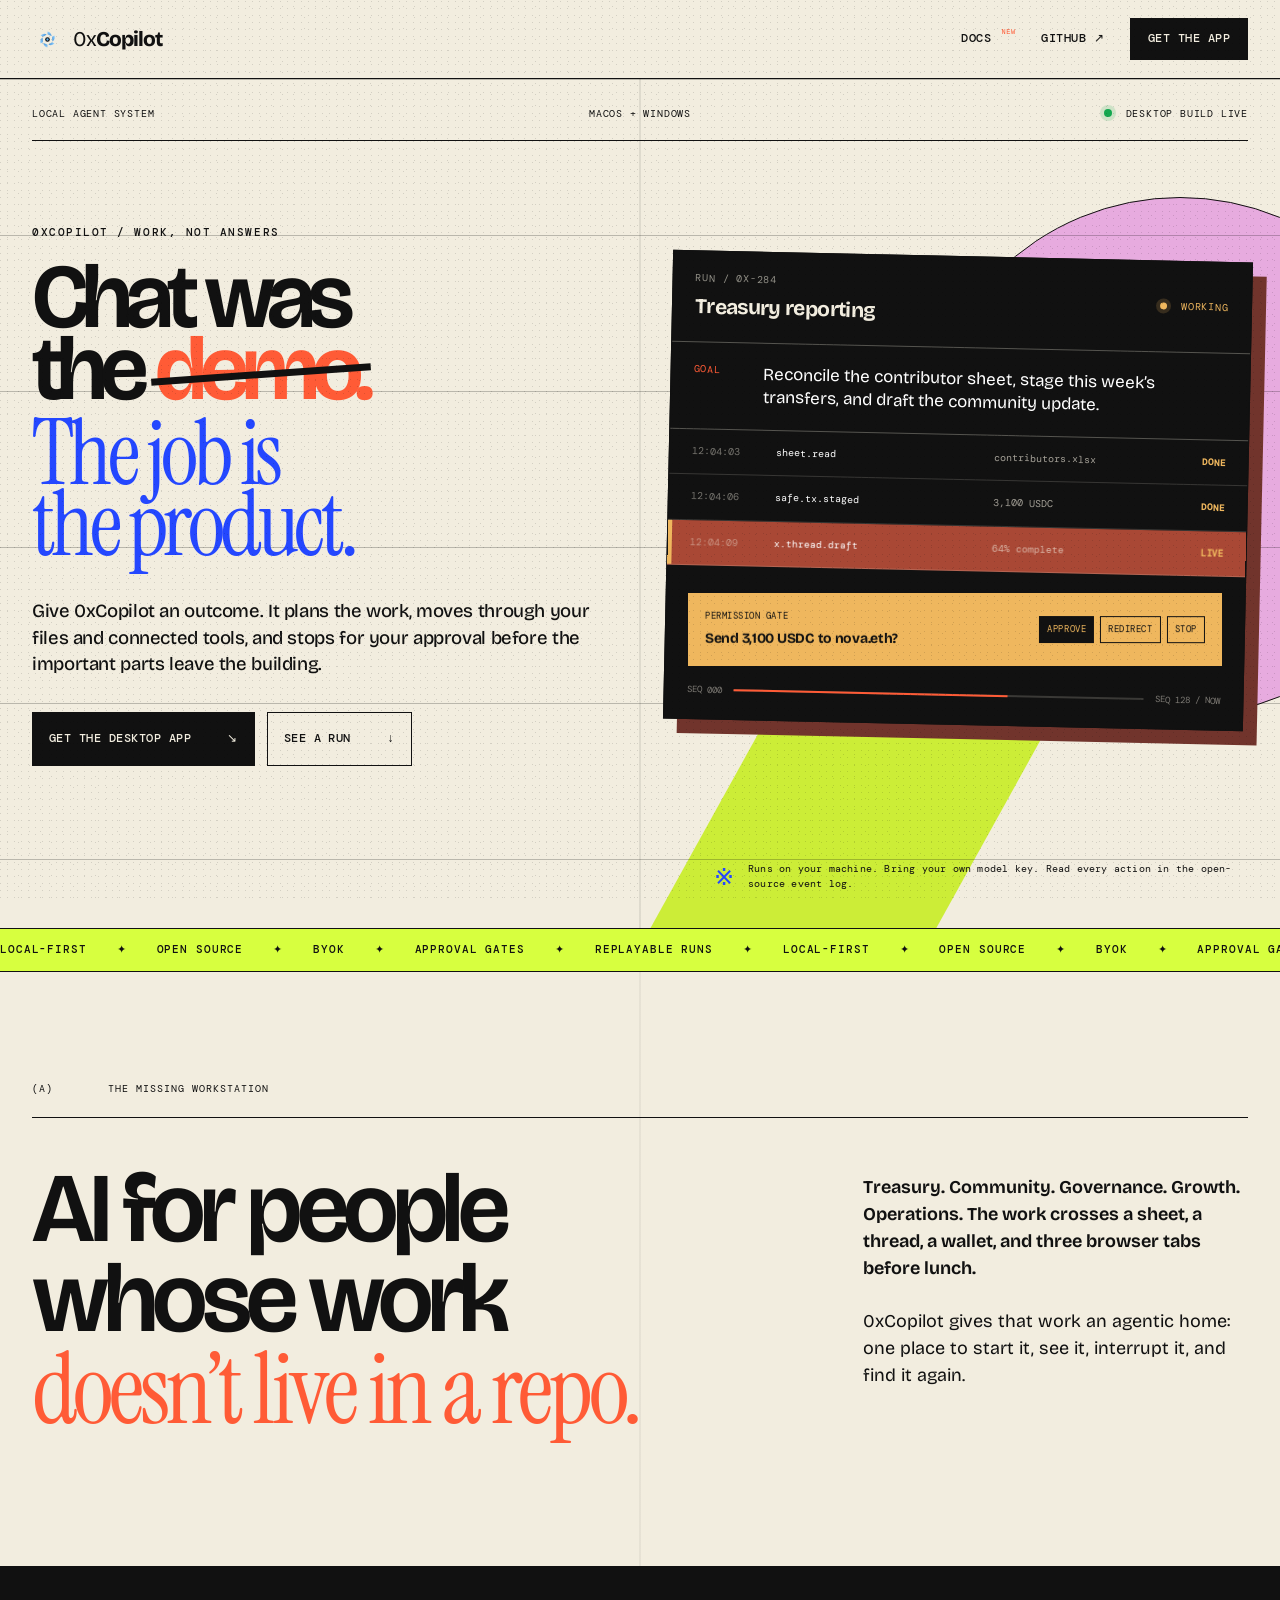
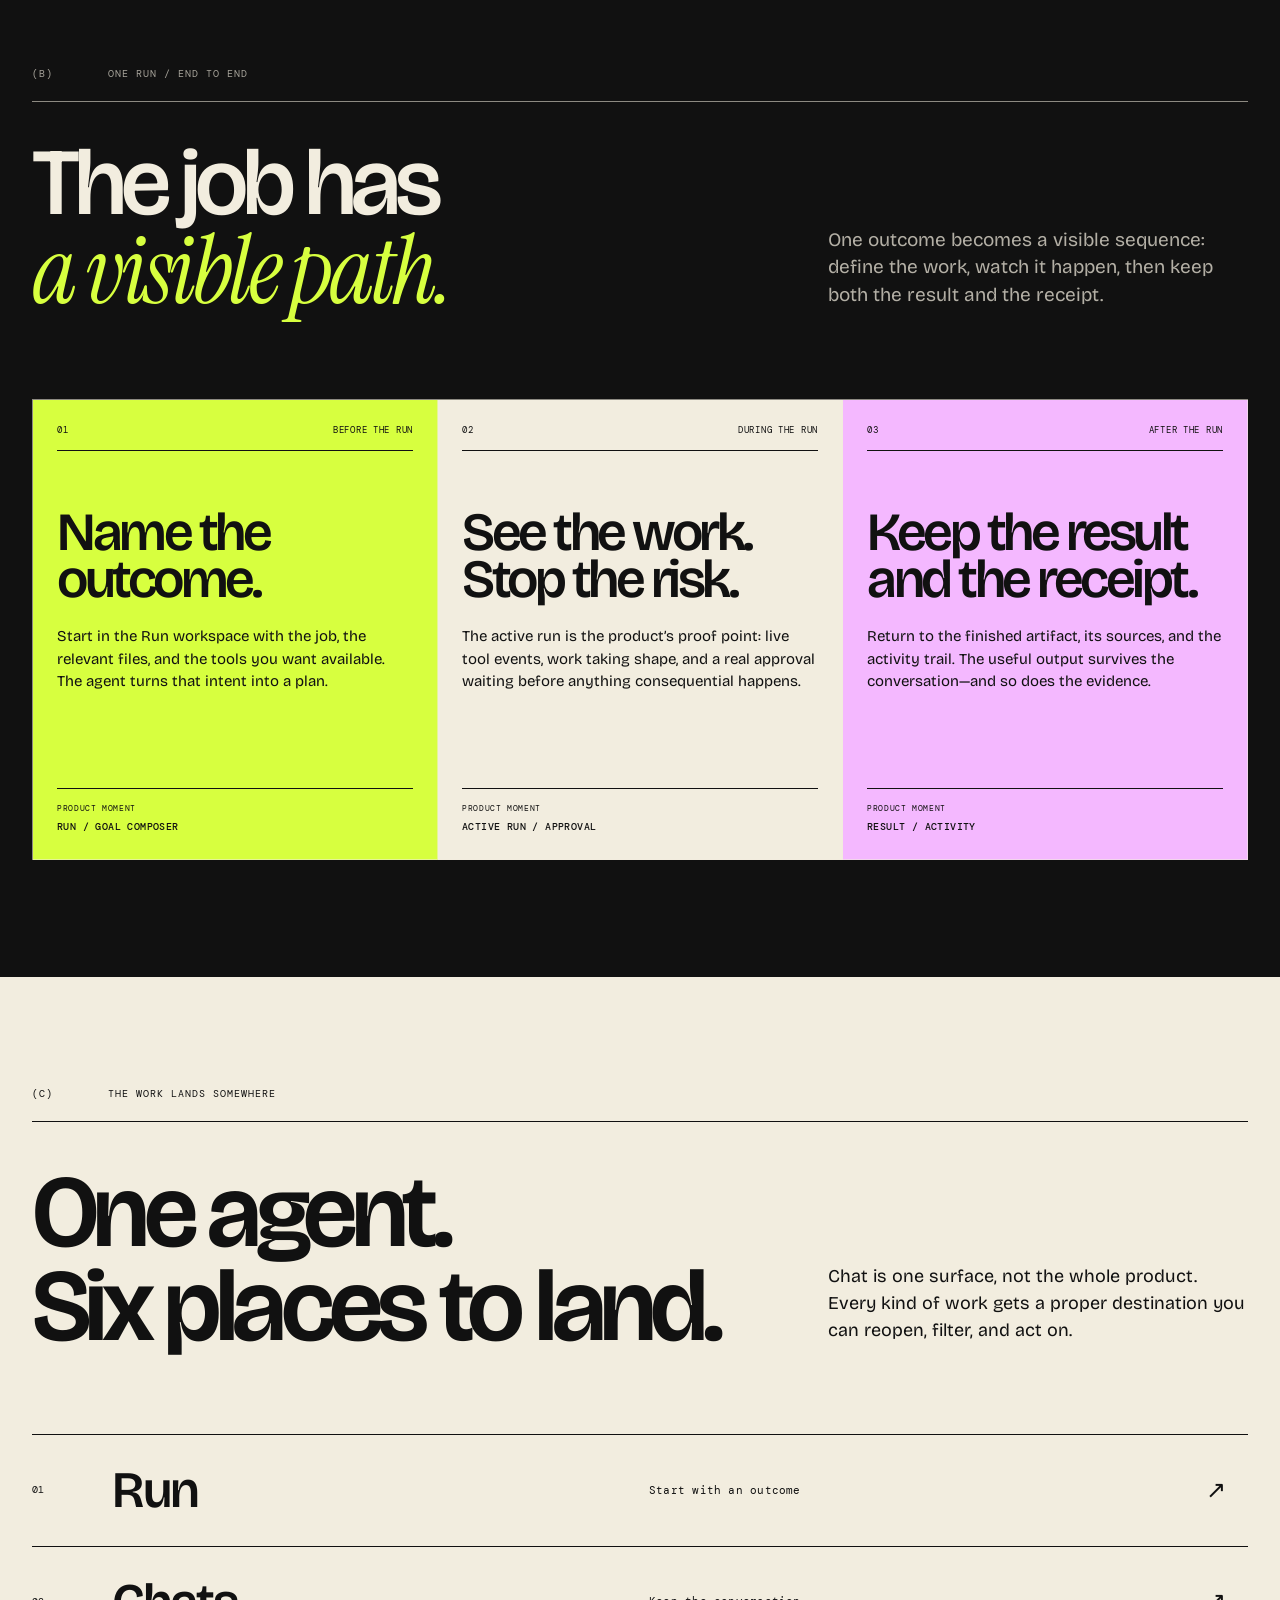
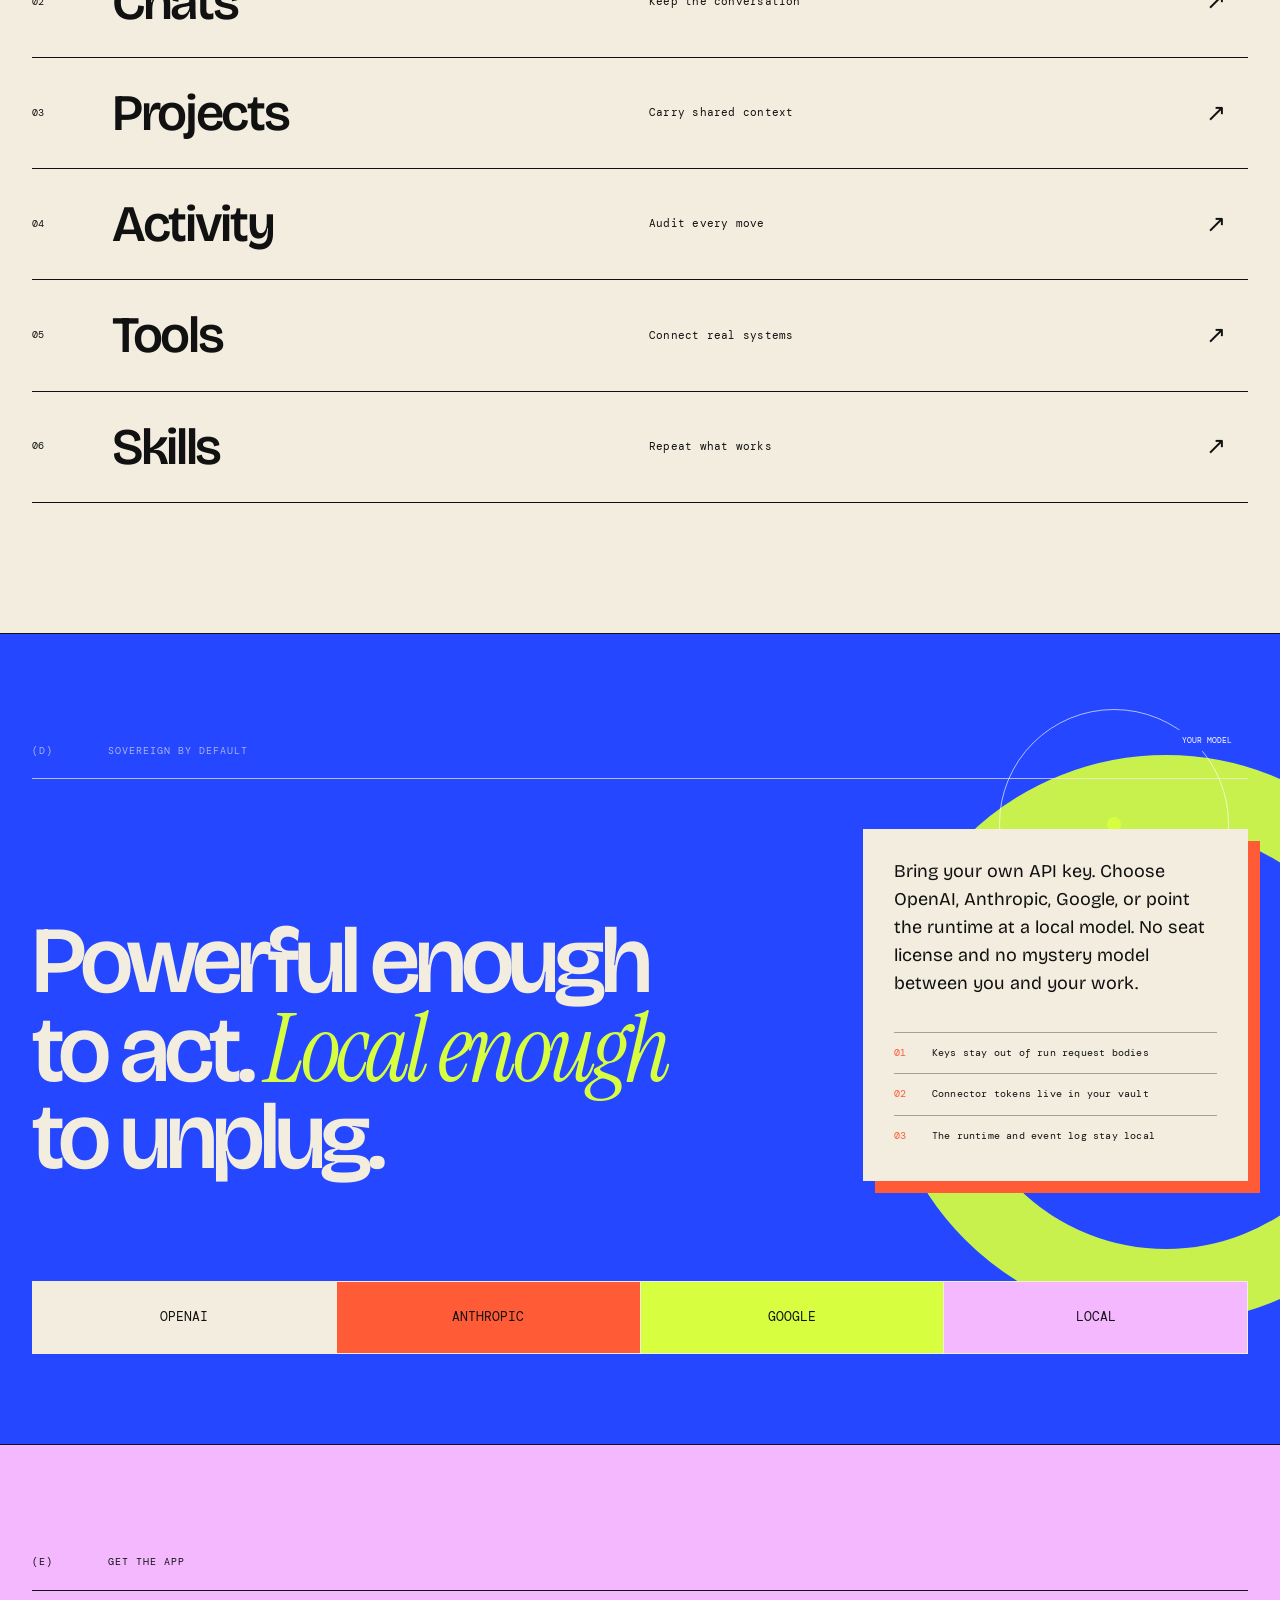
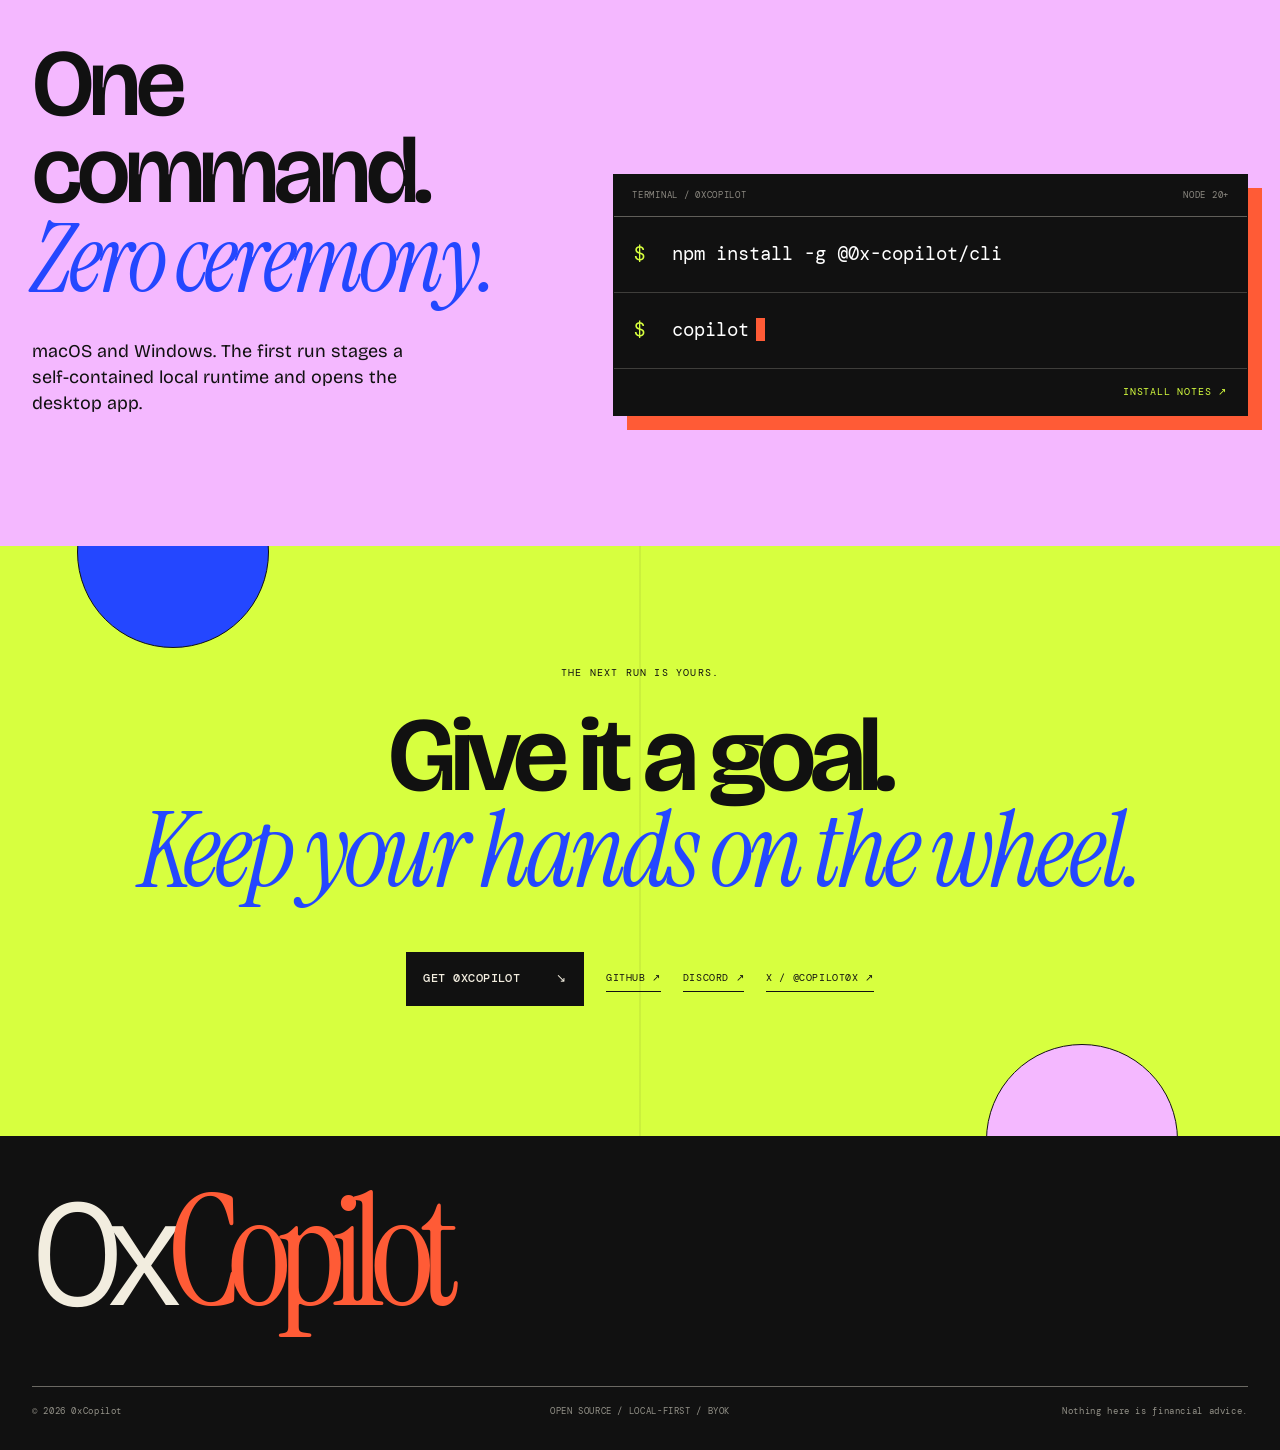
<file: index.html>
<!DOCTYPE html><html lang="en"><head><meta charset="utf-8"><meta name="viewport" content="width=device-width, initial-scale=1"><title>0xCopilot — the job is the product</title><meta name="description" content="A local, open-source desktop agent that works across your files and tools, streams every step, and pauses for approval before it acts."><meta name="theme-color" content="#f2eddf"><meta name="virtual-protocol-site-verification" content="5d071dc71ea32ea2ed360eb0458d9562"><link rel="canonical" href="https://0xcopilot.tech/index.html"><link rel="icon" type="image/svg+xml" href="./favicon.svg"><link rel="icon" type="image/png" href="./favicon.png"><link rel="apple-touch-icon" href="./apple-touch-icon.png"><meta property="og:type" content="website"><meta property="og:url" content="https://0xcopilot.tech/index.html"><meta property="og:title" content="0xCopilot — the job is the product"><meta property="og:description" content="A local, open-source desktop agent that works across your files and tools, streams every step, and pauses for approval before it acts."><meta property="og:image" content="https://0xcopilot.tech/media/og.png"><meta name="twitter:card" content="summary_large_image"><meta name="twitter:site" content="@Copilot0x"><meta name="twitter:image" content="https://0xcopilot.tech/media/og.png"><link rel="preconnect" href="https://fonts.googleapis.com"><link rel="preconnect" href="https://fonts.gstatic.com" crossorigin><link href="https://fonts.googleapis.com/css2?family=Bricolage+Grotesque:opsz,wdth,wght@12..96,75..100,300..800&amp;family=DM+Mono:wght@300;400;500&amp;family=Instrument+Serif:ital@0;1&amp;display=swap" rel="stylesheet"><link rel="stylesheet" href="/_astro/Nav.CXFX1FO9.css"><link rel="stylesheet" href="/_astro/index.Cm-LHNJr.css"></head><body class="home-site"><nav class="nav-home"><div class="nav wrap"><a class="brand" href="./" aria-label="0xCopilot home"><svg class="mk" viewBox="0 0 400 400" aria-hidden="true"><defs><linearGradient id="tg" x1="0" y1="0" x2="0" y2="1"><stop offset="0" stop-color="#9bd4ff"></stop><stop offset="1" stop-color="#4593d8"></stop></linearGradient></defs><g fill="url(#tg)"><path d="M200 96q46 10 54 60-28-8-54-24Z"></path><path d="M200 96q46 10 54 60-28-8-54-24Z" transform="rotate(60 200 200)"></path><path d="M200 96q46 10 54 60-28-8-54-24Z" transform="rotate(120 200 200)"></path><path d="M200 96q46 10 54 60-28-8-54-24Z" transform="rotate(180 200 200)"></path><path d="M200 96q46 10 54 60-28-8-54-24Z" transform="rotate(240 200 200)"></path><path d="M200 96q46 10 54 60-28-8-54-24Z" transform="rotate(300 200 200)"></path></g><circle cx="200" cy="200" r="30" fill="#0b0a0e"></circle><circle cx="200" cy="200" r="15" fill="#5fb2ec"></circle></svg><span class="wm">0x<b>Copilot</b></span></a><div class="nlinks"><a href="./docs.html">Docs <sup class="nav-soon">NEW</sup></a><a href="https://github.com/0x-copilot-dev/0x-copilot" target="_blank" rel="noopener noreferrer">GitHub ↗</a><a class="ncta" href="./install.html">Get the app</a></div><details class="nav-mobile"><summary>Menu <span>＋</span></summary><div class="nav-mobile-panel"><a href="./docs.html"><span>01</span>Documentation</a><a href="https://github.com/0x-copilot-dev/0x-copilot" target="_blank" rel="noopener noreferrer"><span>02</span>GitHub ↗</a><a class="nav-mobile-cta" href="./install.html"><span>03</span>Get the app ↘</a></div></details></div></nav><main><header class="home-hero"><div class="hero-shape hero-shape-one" aria-hidden="true"></div><div class="hero-shape hero-shape-two" aria-hidden="true"></div><div class="home-wrap"><div class="hero-meta"><span>LOCAL AGENT SYSTEM</span><span>MACOS + WINDOWS</span><span class="hero-meta-live"><i></i> DESKTOP BUILD LIVE</span></div><div class="hero-layout"><div class="hero-copy"><p class="home-kicker">0xCopilot / Work, not answers</p><h1>Chat was<br>the <span class="strike-word">demo.</span><br><em>The job is<br>the product.</em></h1><p class="hero-dek">Give 0xCopilot an outcome. It plans the work, moves through your files and connected tools, and stops for your approval before the important parts leave the building.</p><div class="home-actions"><a class="home-btn home-btn-solid" href="./install.html">Get the desktop app <span>↘</span></a><a class="home-btn home-btn-line" href="#proof">See a run <span>↓</span></a></div></div><div class="hero-console" aria-label="Example 0xCopilot run"><div class="console-head"><div><span class="console-label">RUN / 0X-284</span><strong>Treasury reporting</strong></div><span class="console-state"><i></i> WORKING</span></div><div class="console-goal"><span>GOAL</span><p>Reconcile the contributor sheet, stage this week’s transfers, and draft the community update.</p></div><ol class="event-list"><li class="event-done"><span class="event-time">12:04:03</span><span class="event-name">sheet.read</span><span class="event-arg">contributors.xlsx</span><b>DONE</b></li><li class="event-done"><span class="event-time">12:04:06</span><span class="event-name">safe.tx.staged</span><span class="event-arg">3,100 USDC</span><b>DONE</b></li><li class="event-live"><span class="event-time">12:04:09</span><span class="event-name">x.thread.draft</span><span class="event-arg">64% complete</span><b>LIVE</b></li></ol><div class="approval-slip"><div><span>PERMISSION GATE</span><strong>Send 3,100 USDC to nova.eth?</strong></div><div class="approval-actions" aria-hidden="true"><span>APPROVE</span><span>REDIRECT</span><span>STOP</span></div></div><div class="console-sequence"><span>SEQ 000</span><div><i></i></div><span>SEQ 128 / NOW</span></div></div></div><div class="hero-note"><span class="hero-note-index">※</span><p>Runs on your machine. Bring your own model key. Read every action in the open-source event log.</p></div></div></header><aside class="signal-strip" aria-label="Product qualities"><div class="signal-track"><span>LOCAL-FIRST</span><i>✦</i><span>OPEN SOURCE</span><i>✦</i><span>BYOK</span><i>✦</i><span>APPROVAL GATES</span><i>✦</i><span>REPLAYABLE RUNS</span><i>✦</i><span>LOCAL-FIRST</span><i>✦</i><span>OPEN SOURCE</span><i>✦</i><span>BYOK</span><i>✦</i><span>APPROVAL GATES</span><i>✦</i><span>REPLAYABLE RUNS</span><i>✦</i></div></aside><section class="manifesto" id="proof"><div class="home-wrap"><div class="section-index"><span>(A)</span><span>THE MISSING WORKSTATION</span></div><div class="manifesto-grid"><h2>AI for people whose work<span>doesn’t live in a repo.</span></h2><div class="manifesto-copy"><p>Treasury. Community. Governance. Growth. Operations. The work crosses a sheet, a thread, a wallet, and three browser tabs before lunch.</p><p>0xCopilot gives that work an agentic home: one place to start it, see it, interrupt it, and find it again.</p></div></div></div></section><section class="journey-section" id="work"><div class="home-wrap"><div class="section-index section-index-light"><span>(B)</span><span>ONE RUN / END TO END</span></div><div class="journey-heading"><h2>The job has<br><em>a visible path.</em></h2><p>One outcome becomes a visible sequence: define the work, watch it happen, then keep both the result and the receipt.</p></div><div class="journey-grid"><article class="journey-card"><div class="journey-card-top"><span>01</span><span>BEFORE THE RUN</span></div><h3>Name the outcome.</h3><p>Start in the Run workspace with the job, the relevant files, and the tools you want available. The agent turns that intent into a plan.</p><div class="journey-screen"><span>PRODUCT MOMENT</span><strong>RUN / GOAL COMPOSER</strong></div></article><article class="journey-card"><div class="journey-card-top"><span>02</span><span>DURING THE RUN</span></div><h3>See the work. Stop the risk.</h3><p>The active run is the product’s proof point: live tool events, work taking shape, and a real approval waiting before anything consequential happens.</p><div class="journey-screen"><span>PRODUCT MOMENT</span><strong>ACTIVE RUN / APPROVAL</strong></div></article><article class="journey-card"><div class="journey-card-top"><span>03</span><span>AFTER THE RUN</span></div><h3>Keep the result and the receipt.</h3><p>Return to the finished artifact, its sources, and the activity trail. The useful output survives the conversation—and so does the evidence.</p><div class="journey-screen"><span>PRODUCT MOMENT</span><strong>RESULT / ACTIVITY</strong></div></article></div></div></section><section class="surfaces-section"><div class="home-wrap"><div class="section-index"><span>(C)</span><span>THE WORK LANDS SOMEWHERE</span></div><div class="surfaces-heading"><h2>One agent.<br>Six places to land.</h2><p>Chat is one surface, not the whole product. Every kind of work gets a proper destination you can reopen, filter, and act on.</p></div><div class="surface-stack"><div class="surface-row"><span>01</span><strong>Run</strong><p>Start with an outcome</p><i aria-hidden="true">↗</i></div><div class="surface-row"><span>02</span><strong>Chats</strong><p>Keep the conversation</p><i aria-hidden="true">↗</i></div><div class="surface-row"><span>03</span><strong>Projects</strong><p>Carry shared context</p><i aria-hidden="true">↗</i></div><div class="surface-row"><span>04</span><strong>Activity</strong><p>Audit every move</p><i aria-hidden="true">↗</i></div><div class="surface-row"><span>05</span><strong>Tools</strong><p>Connect real systems</p><i aria-hidden="true">↗</i></div><div class="surface-row"><span>06</span><strong>Skills</strong><p>Repeat what works</p><i aria-hidden="true">↗</i></div></div></div></section><section class="local-section" id="local"><div class="local-orbit" aria-hidden="true"><span>YOUR MODEL</span><i></i><b>YOUR MACHINE</b></div><div class="home-wrap"><div class="section-index section-index-light"><span>(D)</span><span>SOVEREIGN BY DEFAULT</span></div><div class="local-grid"><h2>Powerful enough<br>to act. <em>Local enough</em><br>to unplug.</h2><div class="local-copy"><p>Bring your own API key. Choose OpenAI, Anthropic, Google, or point the runtime at a local model. No seat license and no mystery model between you and your work.</p><ul><li><span>01</span> Keys stay out of run request bodies</li><li><span>02</span> Connector tokens live in your vault</li><li><span>03</span> The runtime and event log stay local</li></ul></div></div><div class="provider-wall" aria-label="Supported model providers"><span>OPENAI</span><span>ANTHROPIC</span><span>GOOGLE</span><span>LOCAL</span></div></div></section><section class="install-section"><div class="home-wrap"><div class="section-index"><span>(E)</span><span>GET THE APP</span></div><div class="install-grid"><div><h2>One command.<br><em>Zero ceremony.</em></h2><p>macOS and Windows. The first run stages a self-contained local runtime and opens the desktop app.</p></div><div class="command-block"><div class="command-top"><span>TERMINAL / 0XCOPILOT</span><span>NODE 20+</span></div><code><i>$</i> npm install -g @0x-copilot/cli</code><code><i>$</i> copilot<span class="command-cursor"></span></code><a href="./install.html">INSTALL NOTES ↗</a></div></div></div></section><section class="last-call" id="contact"><div class="home-wrap"><p>THE NEXT RUN IS YOURS.</p><h2>Give it a goal.<br><em>Keep your hands on the wheel.</em></h2><div class="last-actions"><a class="home-btn home-btn-solid" href="./install.html">Get 0xCopilot <span>↘</span></a><a href="https://github.com/0x-copilot-dev/0x-copilot" rel="noopener">GitHub ↗</a><a href="https://discord.com/invite/NhCv7zDkmX" rel="noopener">Discord ↗</a><a href="https://x.com/Copilot0x" rel="noopener">X / @Copilot0x ↗</a></div></div></section></main><footer class="home-footer"><div class="home-wrap"><div class="home-footer-mark">0x<span>Copilot</span></div><div class="home-footer-meta"><span>© 2026 0xCopilot</span><span>OPEN SOURCE / LOCAL-FIRST / BYOK</span><span>Nothing here is financial advice.</span></div></div></footer></body></html>
</file>
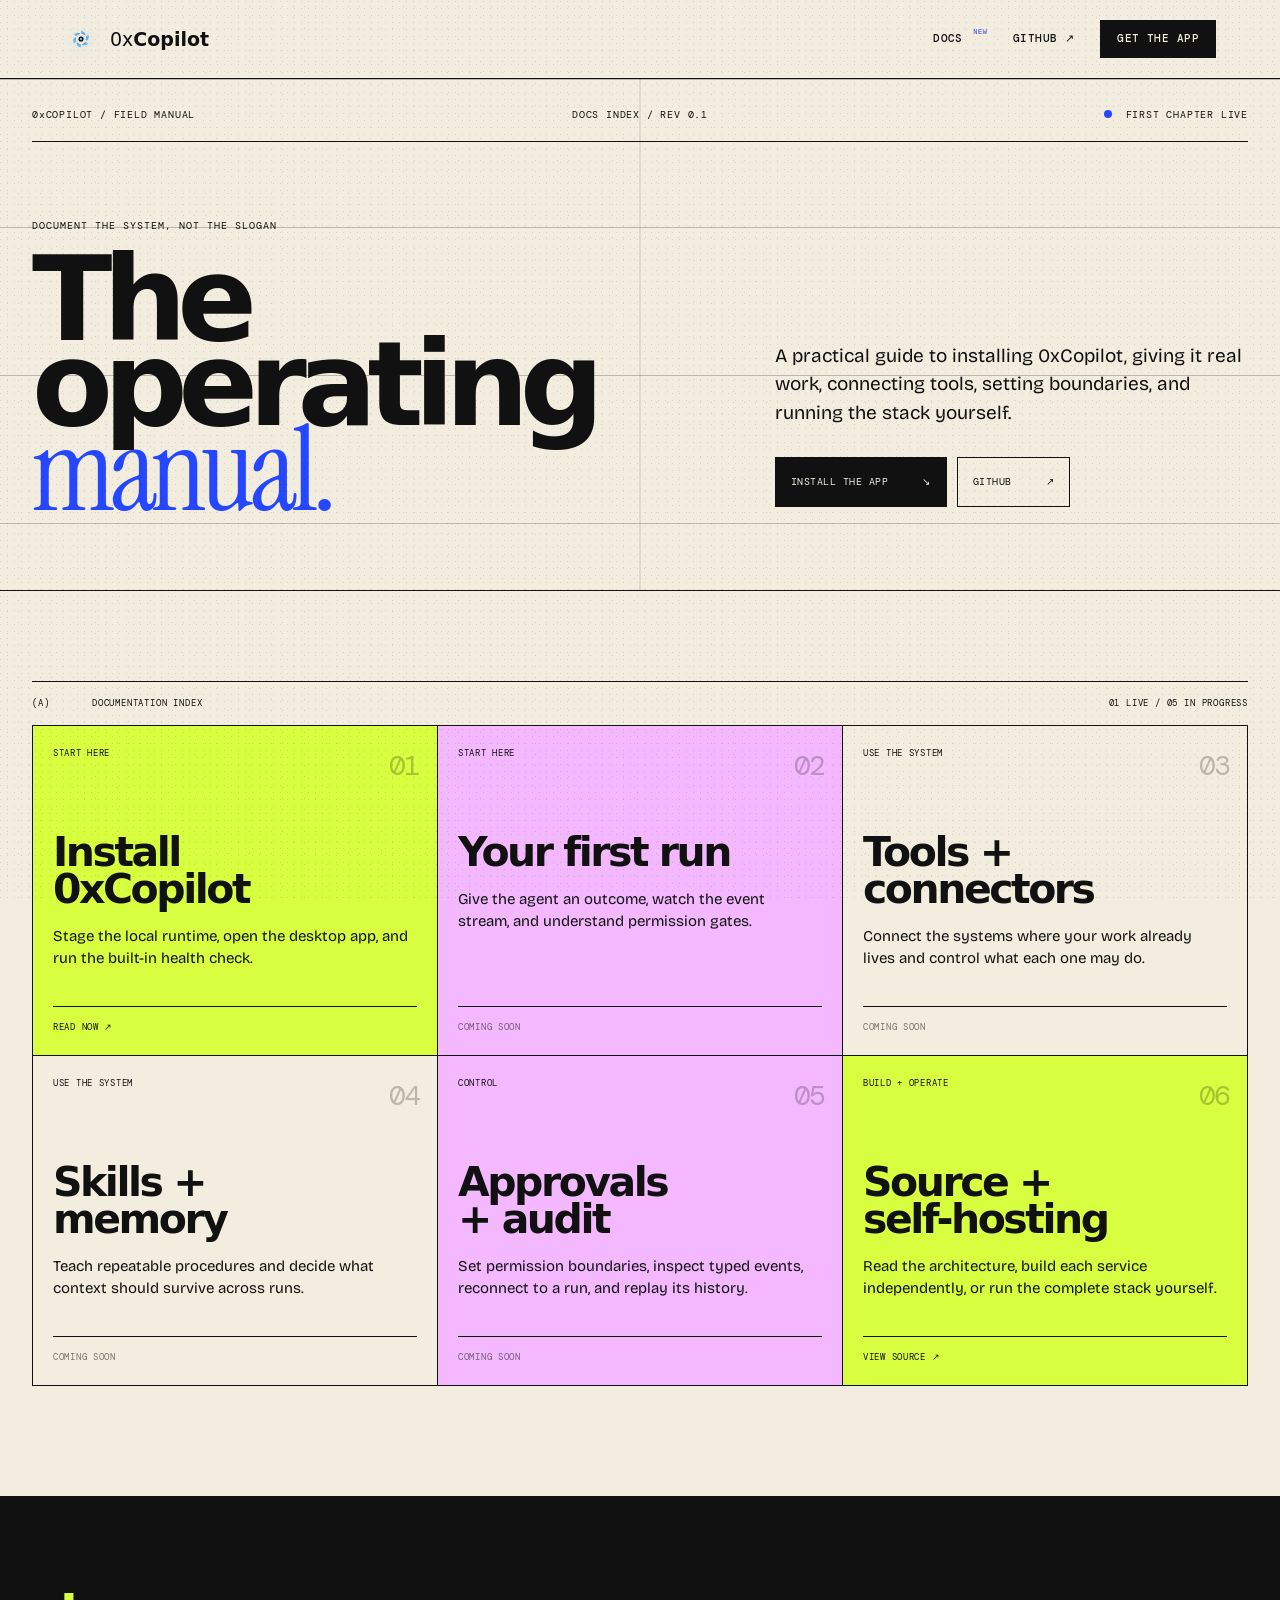
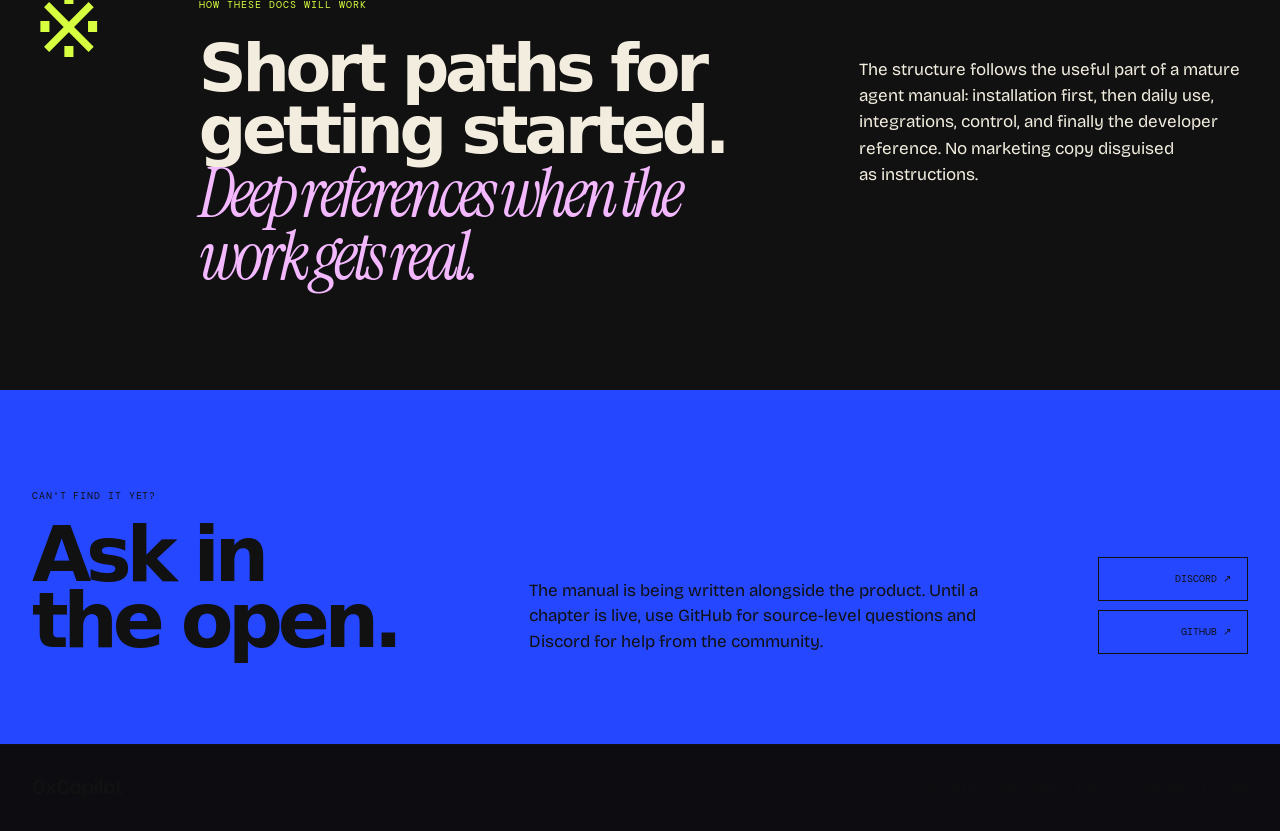
<file: docs.html>
<!DOCTYPE html><html lang="en"><head><meta charset="utf-8"><meta name="viewport" content="width=device-width, initial-scale=1"><title>Documentation — 0xCopilot</title><meta name="description" content="The operating manual for installing, using, connecting, and self-hosting 0xCopilot."><meta name="theme-color" content="#f2eddf"><meta name="virtual-protocol-site-verification" content="5d071dc71ea32ea2ed360eb0458d9562"><link rel="canonical" href="https://0xcopilot.tech/docs.html"><link rel="icon" type="image/svg+xml" href="./favicon.svg"><link rel="icon" type="image/png" href="./favicon.png"><link rel="apple-touch-icon" href="./apple-touch-icon.png"><meta property="og:type" content="website"><meta property="og:url" content="https://0xcopilot.tech/docs.html"><meta property="og:title" content="Documentation — 0xCopilot"><meta property="og:description" content="The operating manual for installing, using, connecting, and self-hosting 0xCopilot."><meta property="og:image" content="https://0xcopilot.tech/media/og.png"><meta name="twitter:card" content="summary_large_image"><meta name="twitter:site" content="@Copilot0x"><meta name="twitter:image" content="https://0xcopilot.tech/media/og.png"><link rel="preconnect" href="https://fonts.googleapis.com"><link rel="preconnect" href="https://fonts.gstatic.com" crossorigin><link href="https://fonts.googleapis.com/css2?family=Bricolage+Grotesque:opsz,wdth,wght@12..96,75..100,300..800&amp;family=DM+Mono:wght@300;400;500&amp;family=Instrument+Serif:ital@0;1&amp;display=swap" rel="stylesheet"><link rel="stylesheet" href="/_astro/Nav.CXFX1FO9.css"><link rel="stylesheet" href="/_astro/docs.Bp20dzrN.css"></head><body class="docs-site"><nav class="nav-docs"><div class="nav wrap"><a class="brand" href="./" aria-label="0xCopilot home"><svg class="mk" viewBox="0 0 400 400" aria-hidden="true"><defs><linearGradient id="tg" x1="0" y1="0" x2="0" y2="1"><stop offset="0" stop-color="#9bd4ff"></stop><stop offset="1" stop-color="#4593d8"></stop></linearGradient></defs><g fill="url(#tg)"><path d="M200 96q46 10 54 60-28-8-54-24Z"></path><path d="M200 96q46 10 54 60-28-8-54-24Z" transform="rotate(60 200 200)"></path><path d="M200 96q46 10 54 60-28-8-54-24Z" transform="rotate(120 200 200)"></path><path d="M200 96q46 10 54 60-28-8-54-24Z" transform="rotate(180 200 200)"></path><path d="M200 96q46 10 54 60-28-8-54-24Z" transform="rotate(240 200 200)"></path><path d="M200 96q46 10 54 60-28-8-54-24Z" transform="rotate(300 200 200)"></path></g><circle cx="200" cy="200" r="30" fill="#0b0a0e"></circle><circle cx="200" cy="200" r="15" fill="#5fb2ec"></circle></svg><span class="wm">0x<b>Copilot</b></span></a><div class="nlinks"><a href="./docs.html">Docs <sup class="nav-soon">NEW</sup></a><a href="https://github.com/0x-copilot-dev/0x-copilot" target="_blank" rel="noopener noreferrer">GitHub ↗</a><a class="ncta" href="./install.html">Get the app</a></div><details class="nav-mobile"><summary>Menu <span>＋</span></summary><div class="nav-mobile-panel"><a href="./docs.html"><span>01</span>Documentation</a><a href="https://github.com/0x-copilot-dev/0x-copilot" target="_blank" rel="noopener noreferrer"><span>02</span>GitHub ↗</a><a class="nav-mobile-cta" href="./install.html"><span>03</span>Get the app ↘</a></div></details></div></nav><main><header class="docs-hero"><div class="docs-grid" aria-hidden="true"></div><div class="docs-wrap"><div class="docs-meta"><span>0xCOPILOT / FIELD MANUAL</span><span>DOCS INDEX / REV 0.1</span><span><i></i> FIRST CHAPTER LIVE</span></div><div class="docs-hero-layout"><div><p class="docs-kicker">DOCUMENT THE SYSTEM, NOT THE SLOGAN</p><h1>The operating<br><em>manual.</em></h1></div><div class="docs-intro"><p>A practical guide to installing 0xCopilot, giving it real work, connecting tools, setting boundaries, and running the stack yourself.</p><div class="docs-actions"><a class="docs-button docs-button-solid" href="./install.html">Install the app <span>↘</span></a><a class="docs-button" href="https://github.com/0x-copilot-dev/0x-copilot" target="_blank" rel="noopener noreferrer">GitHub <span>↗</span></a></div></div></div></div></header><section class="docs-index"><div class="docs-wrap"><div class="docs-section-label"><span>(A)</span><span>DOCUMENTATION INDEX</span><span>01 LIVE / 05 IN PROGRESS</span></div><div class="chapter-grid"><a class="chapter chapter-live" href="./install.html"><span class="chapter-no">01</span><span class="chapter-group">Start here</span><h2>Install 0xCopilot</h2><p>Stage the local runtime, open the desktop app, and run the built-in health check.</p><span class="chapter-status">READ NOW ↗</span></a><article class="chapter"><span class="chapter-no">02</span><span class="chapter-group">Start here</span><h2>Your first run</h2><p>Give the agent an outcome, watch the event stream, and understand permission gates.</p><span class="chapter-status">COMING SOON</span></article><article class="chapter"><span class="chapter-no">03</span><span class="chapter-group">Use the system</span><h2>Tools + connectors</h2><p>Connect the systems where your work already lives and control what each one may do.</p><span class="chapter-status">COMING SOON</span></article><article class="chapter"><span class="chapter-no">04</span><span class="chapter-group">Use the system</span><h2>Skills + memory</h2><p>Teach repeatable procedures and decide what context should survive across runs.</p><span class="chapter-status">COMING SOON</span></article><article class="chapter"><span class="chapter-no">05</span><span class="chapter-group">Control</span><h2>Approvals + audit</h2><p>Set permission boundaries, inspect typed events, reconnect to a run, and replay its history.</p><span class="chapter-status">COMING SOON</span></article><a class="chapter chapter-live" href="https://github.com/0x-copilot-dev/0x-copilot" target="_blank" rel="noopener noreferrer"><span class="chapter-no">06</span><span class="chapter-group">Build + operate</span><h2>Source + self-hosting</h2><p>Read the architecture, build each service independently, or run the complete stack yourself.</p><span class="chapter-status">VIEW SOURCE ↗</span></a></div></div></section><section class="docs-principle"><div class="docs-wrap principle-grid"><div class="principle-mark">※</div><div><p>HOW THESE DOCS WILL WORK</p><h2>Short paths for getting started.<br><em>Deep references when the work gets real.</em></h2></div><p class="principle-copy">The structure follows the useful part of a mature agent manual: installation first, then daily use, integrations, control, and finally the developer reference. No marketing copy disguised as instructions.</p></div></section><section class="docs-community"><div class="docs-wrap community-grid"><div><span>CAN'T FIND IT YET?</span><h2>Ask in the open.</h2></div><p>The manual is being written alongside the product. Until a chapter is live, use GitHub for source-level questions and Discord for help from the community.</p><div class="community-actions"><a href="https://discord.com/invite/NhCv7zDkmX" target="_blank" rel="noopener noreferrer">Discord ↗</a><a href="https://github.com/0x-copilot-dev/0x-copilot" target="_blank" rel="noopener noreferrer">GitHub ↗</a></div></div></section></main><footer class="docs-footer"><div class="docs-wrap"><strong>0xCopilot</strong><span>LOCAL-FIRST / OPEN SOURCE / BYOK</span><span>DOCS REV 0.1 / 2026</span></div></footer></body></html>
</file>
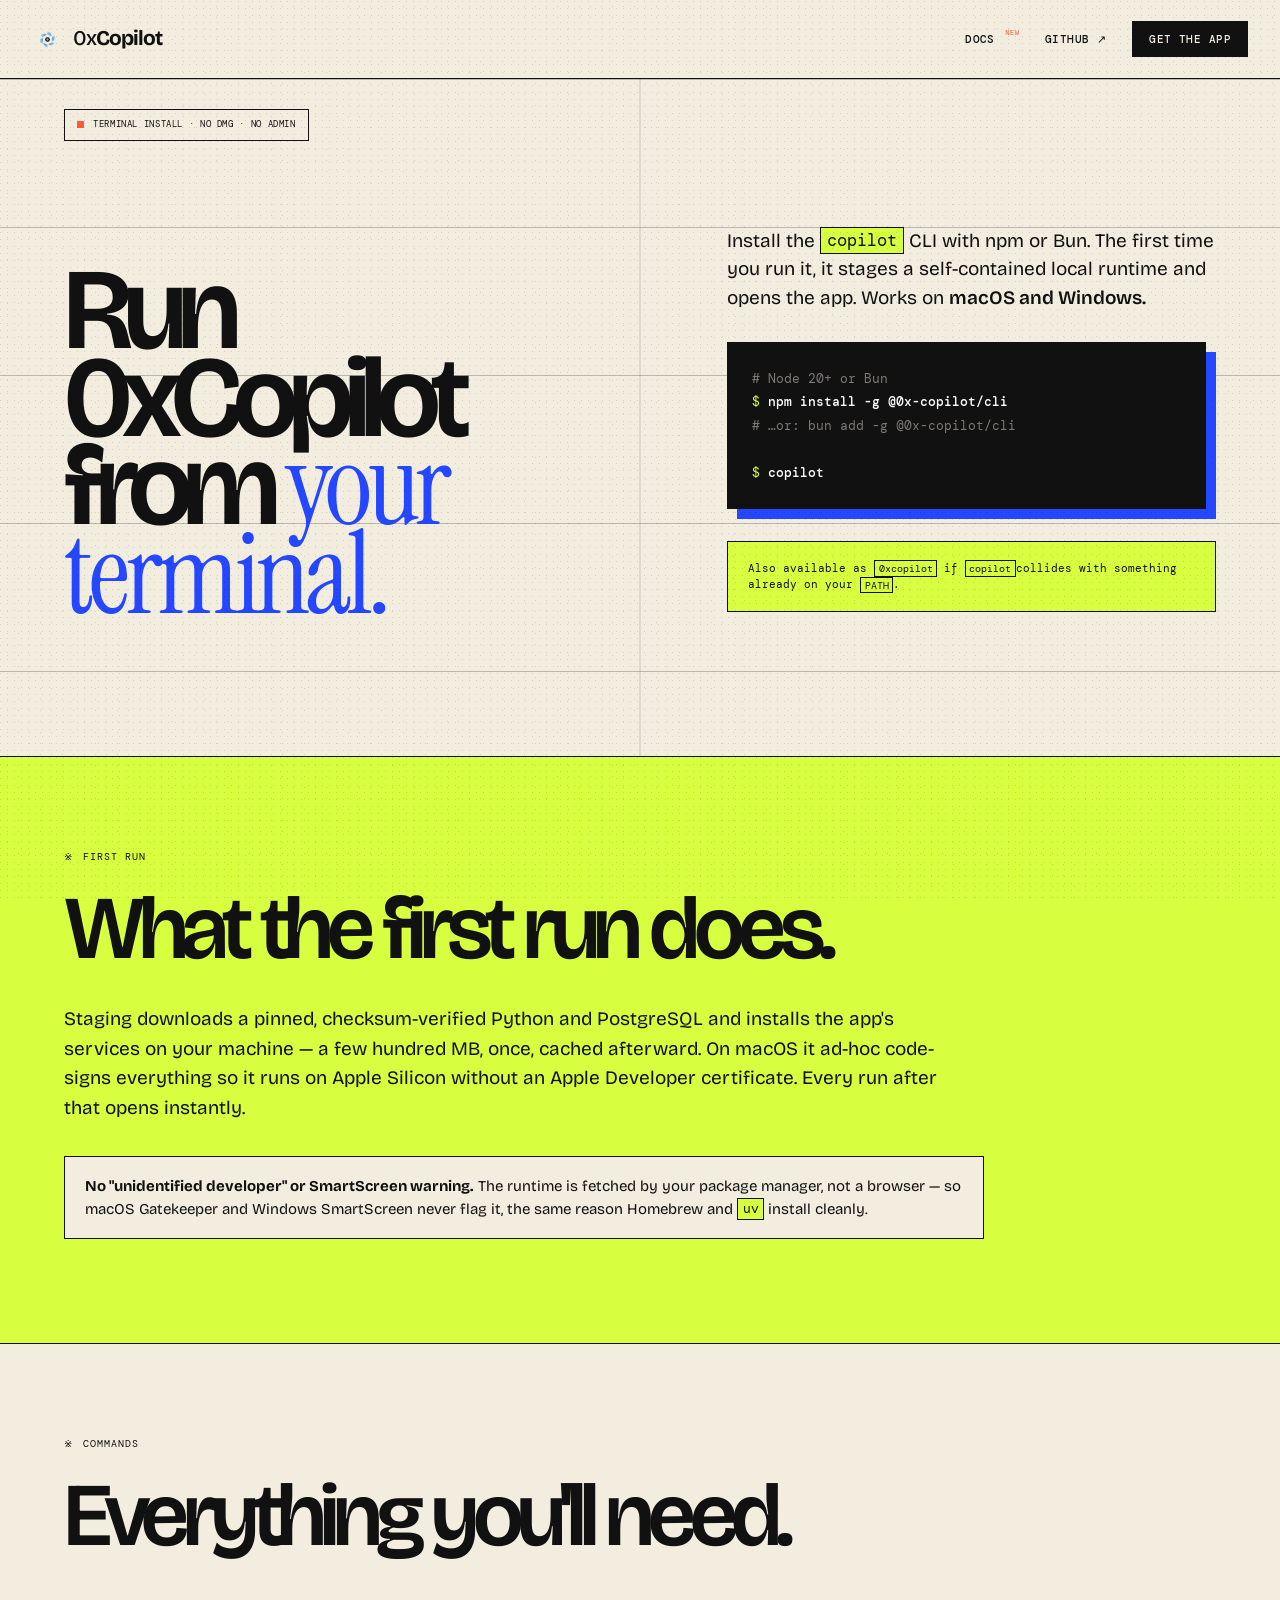
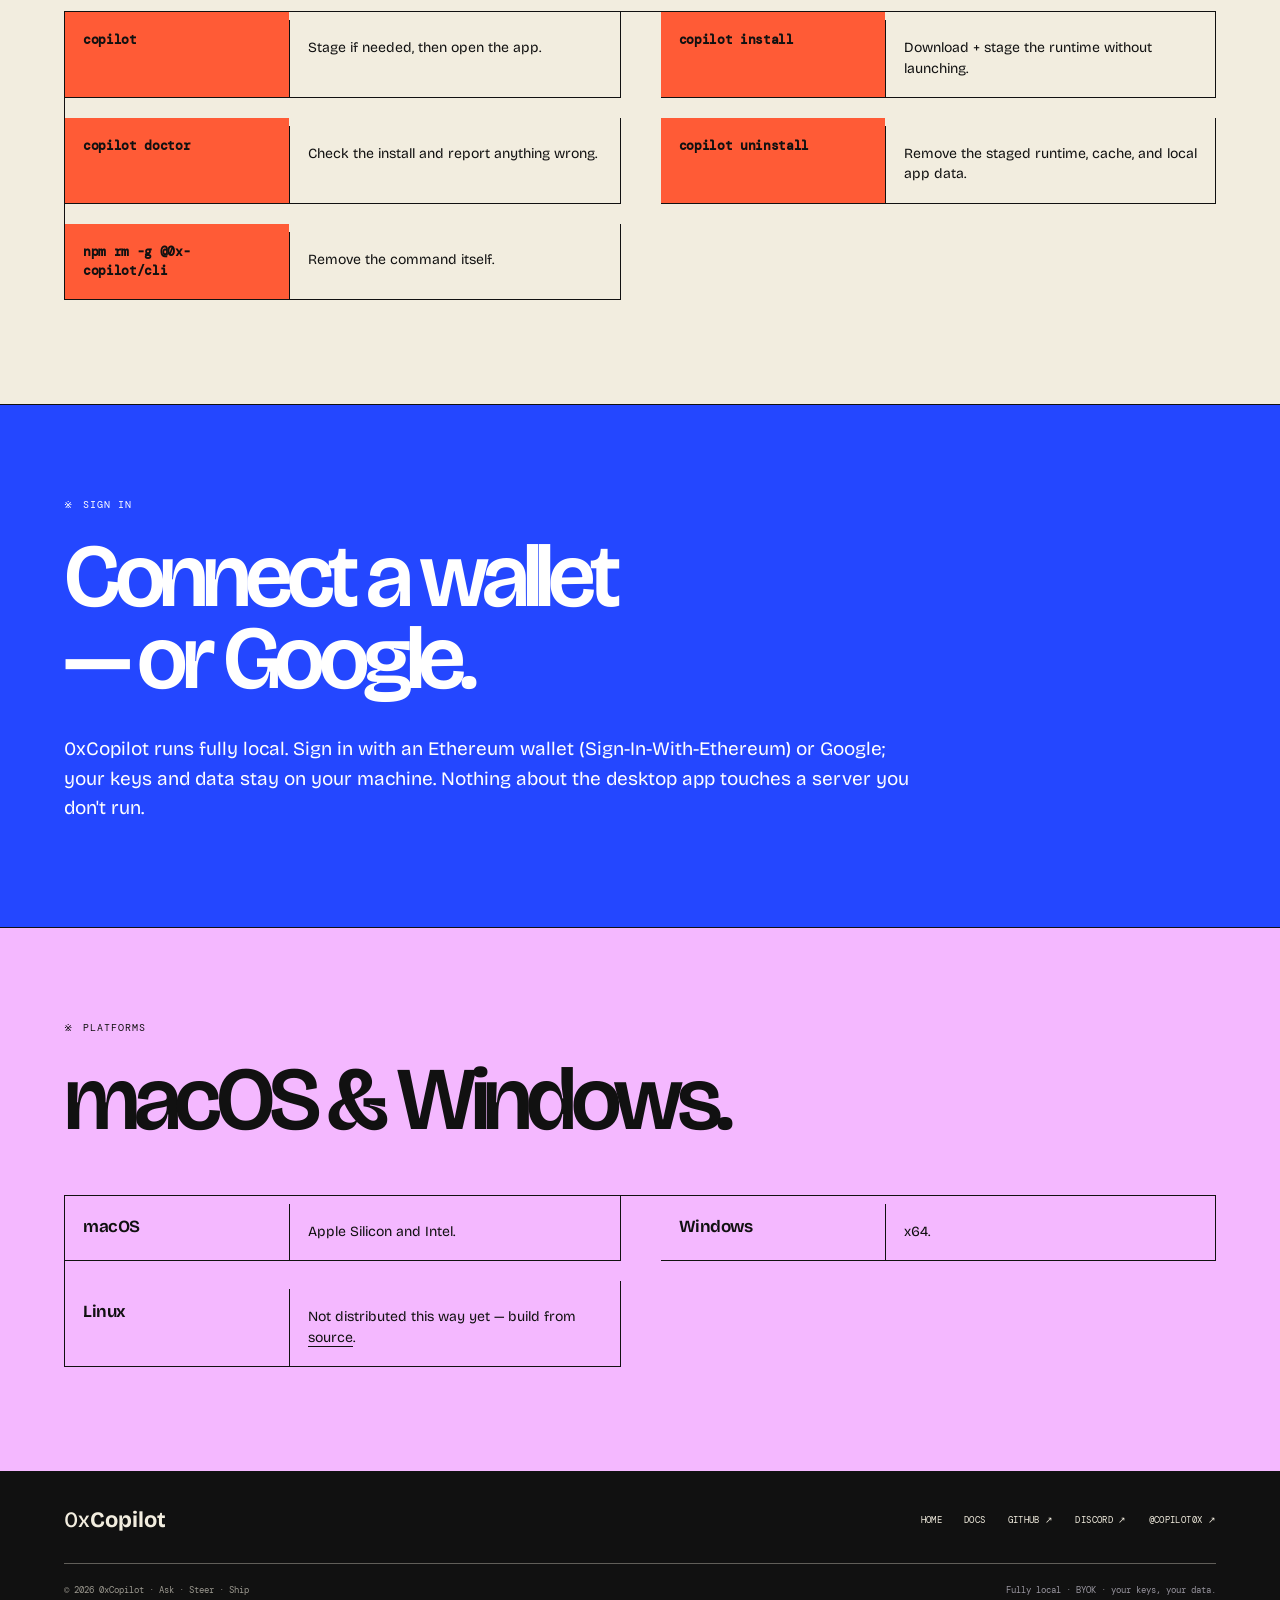
<file: install.html>
<!DOCTYPE html><html lang="en"><head><meta charset="utf-8"><meta name="viewport" content="width=device-width, initial-scale=1"><title>Install — 0xCopilot</title><meta name="description" content="Install 0xCopilot from your terminal: one command, no DMG, no installer, no admin rights. macOS and Windows."><meta name="theme-color" content="#f2eddf"><meta name="virtual-protocol-site-verification" content="5d071dc71ea32ea2ed360eb0458d9562"><link rel="canonical" href="https://0xcopilot.tech/install.html"><link rel="icon" type="image/svg+xml" href="./favicon.svg"><link rel="icon" type="image/png" href="./favicon.png"><link rel="apple-touch-icon" href="./apple-touch-icon.png"><meta property="og:type" content="website"><meta property="og:url" content="https://0xcopilot.tech/install.html"><meta property="og:title" content="Install — 0xCopilot"><meta property="og:description" content="Install 0xCopilot from your terminal: one command, no DMG, no installer, no admin rights. macOS and Windows."><meta property="og:image" content="https://0xcopilot.tech/media/og.png"><meta name="twitter:card" content="summary_large_image"><meta name="twitter:site" content="@Copilot0x"><meta name="twitter:image" content="https://0xcopilot.tech/media/og.png"><link rel="preconnect" href="https://fonts.googleapis.com"><link rel="preconnect" href="https://fonts.gstatic.com" crossorigin><link href="https://fonts.googleapis.com/css2?family=Bricolage+Grotesque:opsz,wdth,wght@12..96,75..100,300..800&amp;family=DM+Mono:wght@300;400;500&amp;family=Instrument+Serif:ital@0;1&amp;display=swap" rel="stylesheet"><link rel="stylesheet" href="/_astro/Nav.CXFX1FO9.css"><link rel="stylesheet" href="/_astro/install.CZnyqi0K.css"></head><body class="operator-page install-site"><nav class="nav-operator"><div class="nav wrap"><a class="brand" href="./" aria-label="0xCopilot home"><svg class="mk" viewBox="0 0 400 400" aria-hidden="true"><defs><linearGradient id="tg" x1="0" y1="0" x2="0" y2="1"><stop offset="0" stop-color="#9bd4ff"></stop><stop offset="1" stop-color="#4593d8"></stop></linearGradient></defs><g fill="url(#tg)"><path d="M200 96q46 10 54 60-28-8-54-24Z"></path><path d="M200 96q46 10 54 60-28-8-54-24Z" transform="rotate(60 200 200)"></path><path d="M200 96q46 10 54 60-28-8-54-24Z" transform="rotate(120 200 200)"></path><path d="M200 96q46 10 54 60-28-8-54-24Z" transform="rotate(180 200 200)"></path><path d="M200 96q46 10 54 60-28-8-54-24Z" transform="rotate(240 200 200)"></path><path d="M200 96q46 10 54 60-28-8-54-24Z" transform="rotate(300 200 200)"></path></g><circle cx="200" cy="200" r="30" fill="#0b0a0e"></circle><circle cx="200" cy="200" r="15" fill="#5fb2ec"></circle></svg><span class="wm">0x<b>Copilot</b></span></a><div class="nlinks"><a href="./docs.html">Docs <sup class="nav-soon">NEW</sup></a><a href="https://github.com/0x-copilot-dev/0x-copilot" target="_blank" rel="noopener noreferrer">GitHub ↗</a><a class="ncta" href="./install.html">Get the app</a></div><details class="nav-mobile"><summary>Menu <span>＋</span></summary><div class="nav-mobile-panel"><a href="./docs.html"><span>01</span>Documentation</a><a href="https://github.com/0x-copilot-dev/0x-copilot" target="_blank" rel="noopener noreferrer"><span>02</span>GitHub ↗</a><a class="nav-mobile-cta" href="./install.html"><span>03</span>Get the app ↘</a></div></details></div></nav><header class="hero"><div class="hero-bg"></div><div class="wrap"><span class="pill"><span class="dot"></span> Terminal install · no DMG · no admin</span><h1>Run 0xCopilot from <em>your terminal.</em></h1><p class="sub">Install the <code>copilot</code> CLI with npm or Bun. The first time you run it, it stages a self-contained local runtime and opens the app. Works on <b>macOS and Windows.</b></p><pre class="cmd"><span class="c"># Node 20+ or Bun</span>
<span class="p">$</span> <b>npm install -g @0x-copilot/cli</b>
<span class="c"># …or: bun add -g @0x-copilot/cli</span>

<span class="p">$</span> <b>copilot</b></pre><p class="note">Also available as <code>0xcopilot</code> if <code>copilot</code>collides with something already on your <code>PATH</code>.</p></div></header><section class="sec first-run-section"><div class="wrap"><p class="kick">First run</p><h2>What the first run does.</h2><p class="lede">Staging downloads a pinned, checksum-verified Python and PostgreSQL and installs the app's services on your machine — a few hundred MB, once, cached afterward. On macOS it ad-hoc code-signs everything so it runs on Apple Silicon without an Apple Developer certificate. Every run after that opens instantly.</p><p class="note"><b>No "unidentified developer" or SmartScreen warning.</b> The runtime is fetched by your package manager, not a browser — so macOS Gatekeeper and Windows SmartScreen never flag it, the same reason Homebrew and <code>uv</code> install cleanly.</p></div></section><section class="sec"><div class="wrap"><p class="kick">Commands</p><h2>Everything you'll need.</h2><div class="faq cmds"><div class="qa"><div class="q">copilot</div><div class="a">Stage if needed, then open the app.</div></div><div class="qa"><div class="q">copilot install</div><div class="a">Download + stage the runtime without launching.</div></div><div class="qa"><div class="q">copilot doctor</div><div class="a">Check the install and report anything wrong.</div></div><div class="qa"><div class="q">copilot uninstall</div><div class="a">Remove the staged runtime, cache, and local app data.</div></div><div class="qa"><div class="q">npm rm -g @0x-copilot/cli</div><div class="a">Remove the command itself.</div></div></div></div></section><section class="sec"><div class="wrap"><p class="kick">Sign in</p><h2>Connect a wallet — or Google.</h2><p class="lede">0xCopilot runs fully local. Sign in with an Ethereum wallet (Sign-In-With-Ethereum) or Google; your keys and data stay on your machine. Nothing about the desktop app touches a server you don't run.</p></div></section><section class="sec"><div class="wrap"><p class="kick">Platforms</p><h2>macOS &amp; Windows.</h2><div class="faq"><div class="qa"><div class="q">macOS</div><div class="a">Apple Silicon and Intel.</div></div><div class="qa"><div class="q">Windows</div><div class="a">x64.</div></div><div class="qa"><div class="q">Linux</div><div class="a">Not distributed this way yet — build from <a href="https://github.com/0x-copilot-dev/0x-copilot" rel="noopener">source</a>.</div></div></div></div></section><footer class="operator-footer"><div class="wrap"><div class="frow"><span class="wm" style="font-size:22px">0x<b>Copilot</b></span><div class="flinks"><a href="./">Home</a><a href="./docs.html">Docs</a><a href="https://github.com/0x-copilot-dev/0x-copilot" rel="noopener">GitHub ↗</a><a href="https://discord.com/invite/NhCv7zDkmX" rel="noopener">Discord ↗</a><a href="https://x.com/Copilot0x" rel="noopener">@Copilot0x ↗</a></div></div><div class="foot-b"><span>© 2026 0xCopilot · Ask · Steer · Ship</span><span class="ass">Fully local · BYOK · your keys, your data.</span></div></div></footer></body></html>
</file>
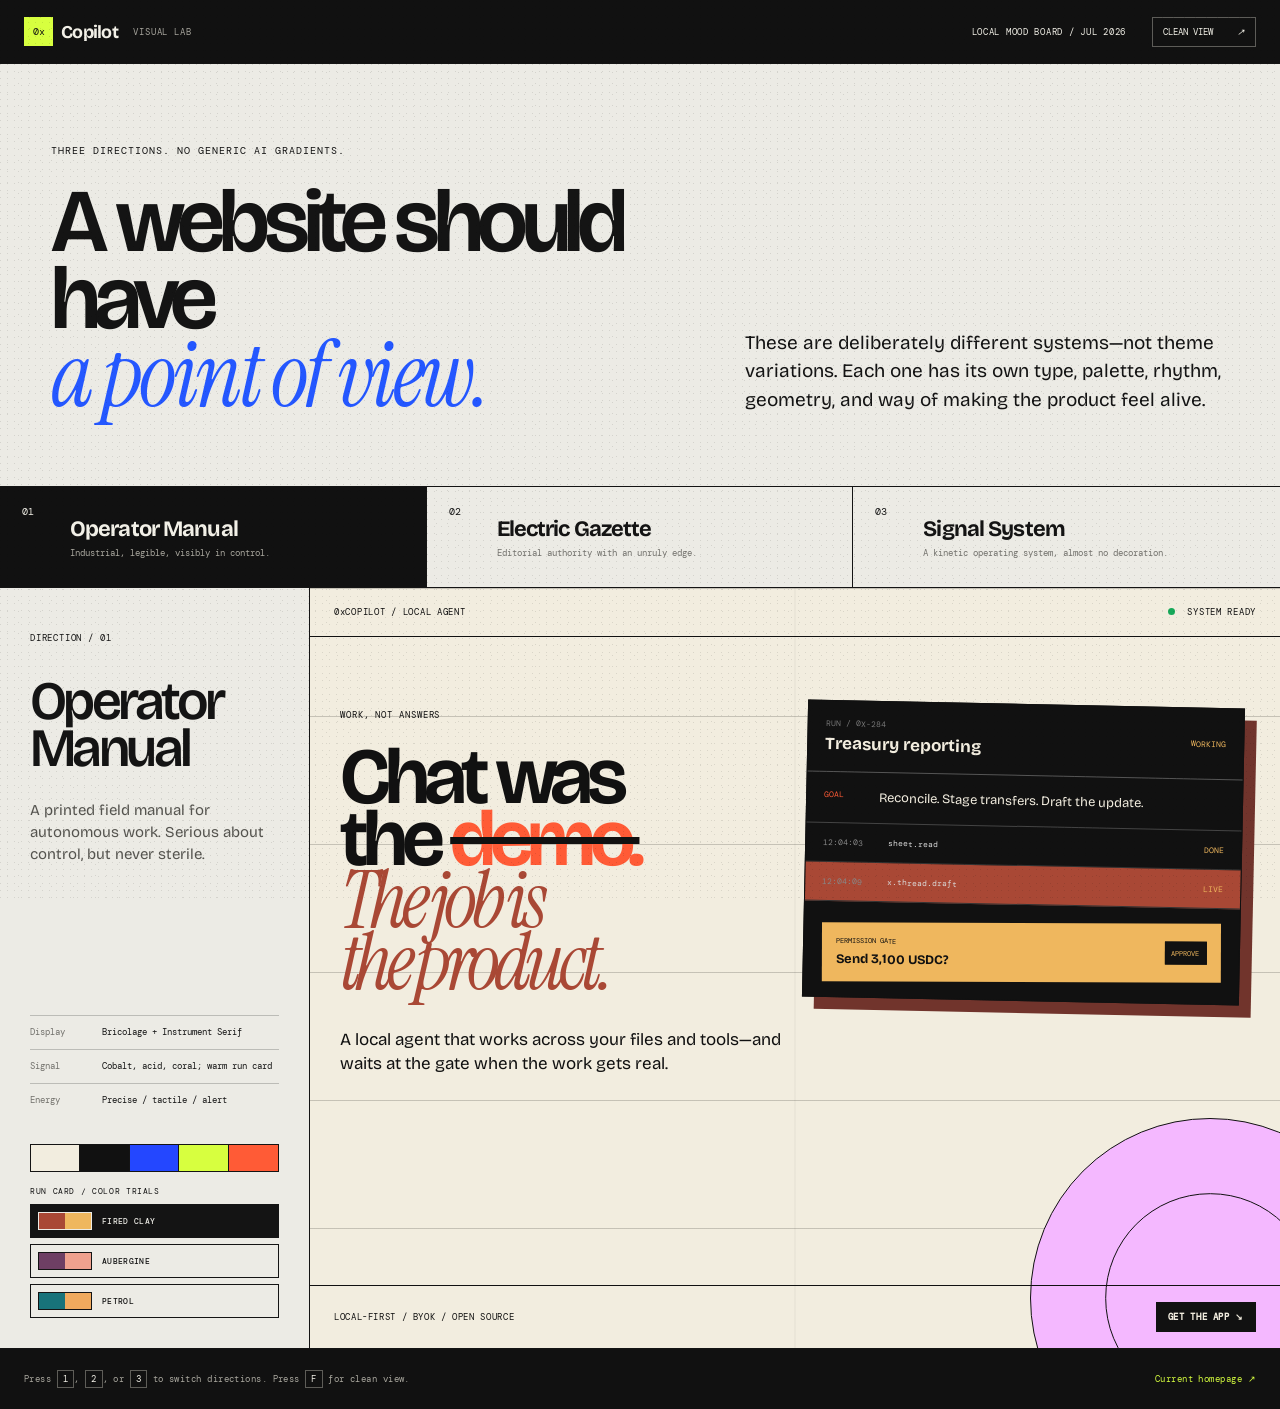
<file: moodboard.html>
<!DOCTYPE html><html lang="en"><head><meta charset="utf-8"><meta name="viewport" content="width=device-width, initial-scale=1"><meta name="robots" content="noindex,nofollow"><title>0xCopilot — local visual directions</title><meta name="description" content="A local-only visual mood board for 0xCopilot."><link rel="preconnect" href="https://fonts.googleapis.com"><link rel="preconnect" href="https://fonts.gstatic.com" crossorigin><link href="https://fonts.googleapis.com/css2?family=Archivo+Black&family=Bricolage+Grotesque:opsz,wdth,wght@12..96,75..100,300..800&family=DM+Mono:wght@300;400;500&family=Instrument+Serif:ital@0;1&family=Unbounded:wght@300;400;500;600;700&display=swap" rel="stylesheet"><link rel="stylesheet" href="/_astro/moodboard.DgzuqHMr.css"></head><body><header class="lab-bar"><a href="./" class="lab-brand" aria-label="Back to the homepage"><span class="lab-mark">0x</span><strong>Copilot</strong><i>VISUAL LAB</i></a><div class="lab-controls"><span>LOCAL MOOD BOARD / JUL 2026</span><button class="clean-toggle" type="button" aria-pressed="false"><span class="clean-label">Clean view</span><i aria-hidden="true">↗</i></button></div></header><section class="lab-intro"><div><p>THREE DIRECTIONS. NO GENERIC AI GRADIENTS.</p><h1>A website should have<em>a point of view.</em></h1></div><p class="lab-intro-copy">These are deliberately different systems—not theme variations. Each one has its own type, palette, rhythm, geometry, and way of making the product feel alive.</p></section><nav class="direction-tabs" aria-label="Visual directions"><button type="button" class="direction-tab active" data-direction="operator" aria-selected="true" role="tab"><span>01</span><strong>Operator Manual</strong><i>Industrial, legible, visibly in control.</i></button><button type="button" class="direction-tab" data-direction="gazette" aria-selected="false" role="tab"><span>02</span><strong>Electric Gazette</strong><i>Editorial authority with an unruly edge.</i></button><button type="button" class="direction-tab" data-direction="signal" aria-selected="false" role="tab"><span>03</span><strong>Signal System</strong><i>A kinetic operating system, almost no decoration.</i></button></nav><main class="direction-stage"><article class="direction direction-operator active" data-panel="operator" role="tabpanel"><aside class="direction-brief"><div><span class="brief-index">DIRECTION / 01</span><h2>Operator<br>Manual</h2><p>A printed field manual for autonomous work. Serious about control, but never sterile.</p></div><dl><div><dt>Display</dt><dd>Bricolage + Instrument Serif</dd></div><div><dt>Signal</dt><dd>Cobalt, acid, coral; warm run card</dd></div><div><dt>Energy</dt><dd>Precise / tactile / alert</dd></div></dl><div class="swatch-row" aria-label="Operator Manual colors"><i style="--swatch:#f2eddf"></i><i style="--swatch:#111111"></i><i style="--swatch:#2447ff"></i><i style="--swatch:#d7ff3f"></i><i style="--swatch:#ff5b36"></i></div><div class="palette-trials" aria-label="Run card color trials"><span>RUN CARD / COLOR TRIALS</span><button type="button" data-palette-choice="clay" aria-pressed="true"><i><b style="--chip:#a94835"></b><b style="--chip:#efb75e"></b></i><strong>Fired clay</strong></button><button type="button" data-palette-choice="aubergine" aria-pressed="false"><i><b style="--chip:#6e3f64"></b><b style="--chip:#efa18e"></b></i><strong>Aubergine</strong></button><button type="button" data-palette-choice="petrol" aria-pressed="false"><i><b style="--chip:#18737a"></b><b style="--chip:#f0aa5e"></b></i><strong>Petrol</strong></button></div></aside><section class="concept-canvas operator-canvas" data-board-palette="clay"><div class="operator-grid" aria-hidden="true"></div><div class="operator-top"><span>0xCOPILOT / LOCAL AGENT</span><span class="operator-live"><i></i> SYSTEM READY</span></div><div class="operator-copy"><span class="operator-kicker">WORK, NOT ANSWERS</span><h3>Chat was<br>the <s>demo.</s><br><em>The job is<br>the product.</em></h3><p>A local agent that works across your files and tools—and waits at the gate when the work gets real.</p></div><div class="operator-board"><div class="board-title"><span>RUN / 0X-284</span><strong>Treasury reporting</strong><i>WORKING</i></div><div class="board-goal"><span>GOAL</span><p>Reconcile. Stage transfers. Draft the update.</p></div><div class="board-event"><span>12:04:03</span><strong>sheet.read</strong><i>DONE</i></div><div class="board-event active"><span>12:04:09</span><strong>x.thread.draft</strong><i>LIVE</i></div><div class="board-slip"><span>PERMISSION GATE</span><strong>Send 3,100 USDC?</strong><i>APPROVE</i></div></div><div class="operator-orbit" aria-hidden="true"></div><div class="operator-footer"><span>LOCAL-FIRST / BYOK / OPEN SOURCE</span><strong>GET THE APP ↘</strong></div></section></article><article class="direction direction-gazette" data-panel="gazette" role="tabpanel" hidden><aside class="direction-brief"><div><span class="brief-index">DIRECTION / 02</span><h2>Electric<br>Gazette</h2><p>A research journal collided with a culture magazine. More provocative, more human, less software-company.</p></div><dl><div><dt>Display</dt><dd>Instrument Serif + Archivo Black</dd></div><div><dt>Signal</dt><dd>Wine, peach, mint, royal blue</dd></div><div><dt>Energy</dt><dd>Editorial / cultured / unexpected</dd></div></dl><div class="swatch-row" aria-label="Electric Gazette colors"><i style="--swatch:#54172f"></i><i style="--swatch:#f4ab91"></i><i style="--swatch:#caff82"></i><i style="--swatch:#2457ff"></i><i style="--swatch:#fff8ee"></i></div></aside><section class="concept-canvas gazette-canvas"><div class="gazette-mast"><span>ISSUE N°01 / THE AUTONOMOUS DESK</span><strong>0xCopilot</strong><span>LOCAL SOFTWARE FOR PEOPLE WITH REAL WORK</span></div><div class="gazette-main"><div class="gazette-number">01</div><div class="gazette-copy"><span class="gazette-kicker">THE WORK BETWEEN THE TABS</span><h3>Your AI should leave<em>fingerprints</em>on the work.</h3><div class="gazette-columns"><p>Not another box waiting for a perfect prompt. A local agent that opens the sheet, drafts the thread, and stages the work.</p><p>You see every move. You can rewind the run. Anything consequential waits for your say.</p></div></div></div><div class="gazette-ticket"><span>NOW PROCESSING</span><strong>03 / 06</strong><p>COMMUNITY UPDATE</p></div><div class="gazette-band"><span>WATCH IT</span><i>✦</i><span>REWIND IT</span><i>✦</i><span>STEER IT</span><i>✦</i><span>WATCH IT</span><i>✦</i><span>REWIND IT</span><i>✦</i><span>STEER IT</span></div></section></article><article class="direction direction-signal" data-panel="signal" role="tabpanel" hidden><aside class="direction-brief"><div><span class="brief-index">DIRECTION / 03</span><h2>Signal<br>System</h2><p>The product as a living machine. Minimal copy, enormous type, movement carried by rails and status signals.</p></div><dl><div><dt>Display</dt><dd>Unbounded + DM Mono</dd></div><div><dt>Signal</dt><dd>Black, safety orange, volt green</dd></div><div><dt>Energy</dt><dd>Machine / kinetic / uncompromising</dd></div></dl><div class="swatch-row" aria-label="Signal System colors"><i style="--swatch:#080b09"></i><i style="--swatch:#f5f3e8"></i><i style="--swatch:#baff00"></i><i style="--swatch:#ff4c00"></i><i style="--swatch:#18a66a"></i></div></aside><section class="concept-canvas signal-canvas"><div class="signal-top"><strong>0xC</strong><span>LOCAL / AGENTIC / VISIBLE</span><i>BUILD 026</i></div><div class="signal-word"><span>YOUR</span><span>WORK.</span><strong>IN MOTION.</strong></div><div class="signal-rails" aria-hidden="true"><i style="--rail:78%;--delay:0s"></i><i style="--rail:56%;--delay:.12s"></i><i style="--rail:88%;--delay:.24s"></i><i style="--rail:39%;--delay:.36s"></i></div><div class="signal-event"><span>EVENT / 0128</span><strong>RUN.WAITING_FOR_PERMISSION</strong><i>HOLD</i></div><div class="signal-manifest"><p>THE AGENT ACTS.<br>THE LOG REMEMBERS.<br>YOU STAY IN CONTROL.</p><a href="./install.html">START A RUN ↗</a></div><div class="signal-ticker"><span>WATCH</span><i>→</i><span>REWIND</span><i>→</i><span>STEER</span><i>→</i><span>WATCH</span><i>→</i><span>REWIND</span><i>→</i><span>STEER</span></div></section></article></main><footer class="lab-footer"><p>Press <kbd>1</kbd>, <kbd>2</kbd>, or <kbd>3</kbd> to switch directions. Press <kbd>F</kbd> for clean view.</p><a href="./">Current homepage ↗</a></footer><script type="module">var e=Array.from(document.querySelectorAll(`[data-direction]`)),t=Array.from(document.querySelectorAll(`[data-panel]`)),n=document.querySelector(`.clean-toggle`),r=document.querySelector(`.clean-label`),i=document.querySelector(`.operator-canvas`),a=Array.from(document.querySelectorAll(`[data-palette-choice]`));function o(n){e.forEach(e=>{let t=e.dataset.direction===n;e.classList.toggle(`active`,t),e.setAttribute(`aria-selected`,String(t))}),t.forEach(e=>{let t=e.dataset.panel===n;e.classList.toggle(`active`,t),e.hidden=!t})}function s(){let e=document.body.classList.toggle(`clean-view`);n?.setAttribute(`aria-pressed`,String(e)),r&&(r.textContent=e?`Show notes`:`Clean view`)}e.forEach(e=>{e.addEventListener(`click`,()=>o(e.dataset.direction??`operator`))}),n?.addEventListener(`click`,s),a.forEach(e=>{e.addEventListener(`click`,()=>{let t=e.dataset.paletteChoice??`clay`;i&&(i.dataset.boardPalette=t),a.forEach(t=>{t.setAttribute(`aria-pressed`,String(t===e))})})}),window.addEventListener(`keydown`,t=>{if(t.key===`f`||t.key===`F`){s();return}let n=Number(t.key)-1;n>=0&&n<e.length&&(o(e[n].dataset.direction??`operator`),e[n].focus())});</script></body></html>
</file>
<file: _astro/Nav.CXFX1FO9.css>
:root{--ink:#0b0a0e;--ink2:#0d0c11;--panel:#141319;--panel2:#1a1922;--line:#ffffff14;--line2:#ffffff24;--tx:#f2f3f7;--mut:#98959f;--mut2:#6d6a76;--sky:#5fb2ec;--sky-lo:#4593d8;--sky-hi:#9bd4ff;--jade:#57c785;--ember:#f0764f;--amber:#e8b45e;--disp:"Space Grotesk", system-ui, sans-serif;--body:"IBM Plex Sans", system-ui, sans-serif;--mono:"JetBrains Mono", ui-monospace, monospace;--wrap:1180px;color-scheme:dark}*{box-sizing:border-box}html{scroll-behavior:smooth}body{background:var(--ink);color:var(--tx);font-family:var(--body);-webkit-font-smoothing:antialiased;margin:0;font-size:17px;line-height:1.6}a{color:var(--sky);text-decoration:none}a:hover{color:var(--sky-hi)}h1,h2,h3{font-family:var(--disp);letter-spacing:-.02em;text-wrap:balance;margin:0;line-height:1.05}p{text-wrap:pretty}img,video{max-width:100%}:where(a,button,summary,input):focus-visible{outline:2px solid var(--sky);outline-offset:3px;border-radius:3px}.wrap{max-width:var(--wrap);margin:0 auto;padding:0 32px}.mono{font-family:var(--mono)}section{scroll-margin-top:80px}.kick{font-family:var(--mono);letter-spacing:.28em;text-transform:uppercase;color:var(--sky);margin:0 0 18px;font-size:13px}.mk{filter:drop-shadow(0 2px 8px #5fb2ec59);flex:none;width:34px;height:34px;display:block}nav{z-index:50;backdrop-filter:blur(14px);border-bottom:1px solid var(--line);background:#0b0a0eb8;position:sticky;top:0}.nav{justify-content:space-between;align-items:center;height:66px;display:flex}.brand{align-items:center;gap:12px;display:flex}.wm{font-family:var(--disp);color:#d3d6de;font-size:19px;font-weight:500}.wm b{color:#fff;font-weight:700}.nlinks{align-items:center;gap:30px;display:flex}.nlinks a{color:var(--mut);font-size:15px;font-weight:500}.nlinks a:hover{color:#fff}.nav-soon{color:var(--ember);font-family:var(--mono);letter-spacing:.07em;margin-left:3px;font-size:7px;font-weight:500;position:relative;top:-.45em}.ncta{border:1px solid var(--line2);font-size:14px;font-family:var(--mono);border-radius:9px;padding:9px 16px;color:#fff!important}.ncta:hover{border-color:var(--sky);background:#5fb2ec14}.nav-mobile{display:none;position:relative}.nav-mobile summary{border:1px solid var(--line2);color:#fff;cursor:pointer;min-width:98px;font-family:var(--mono);text-transform:uppercase;justify-content:space-between;align-items:center;padding:9px 12px;font-size:11px;list-style:none;display:flex}.nav-mobile summary::-webkit-details-marker{display:none}.nav-mobile[open] summary span{transform:rotate(45deg)}.nav-mobile-panel{border:1px solid var(--line2);background:var(--ink);width:min(310px,100vw - 32px);display:grid;position:absolute;top:calc(100% + 10px);right:0;box-shadow:8px 8px #00000061}.nav-mobile-panel a{border-bottom:1px solid var(--line2);color:var(--tx);font-family:var(--mono);letter-spacing:.02em;grid-template-columns:32px 1fr;padding:14px 15px;font-size:12px;display:grid}.nav-mobile-panel a:last-child{border-bottom:0}.nav-mobile-panel a span{color:var(--mut2);font-size:9px}.nav-mobile-panel .nav-mobile-cta{background:var(--sky);color:var(--ink)}.nav-mobile-panel .nav-mobile-cta span{color:#0b0a0e94}.pill{font-family:var(--mono);color:var(--mut);border:1px solid var(--line);background:#ffffff05;border-radius:999px;align-items:center;gap:9px;padding:7px 15px;font-size:13px;display:inline-flex}.dot{background:var(--jade);border-radius:50%;width:7px;height:7px;box-shadow:0 0 0 4px #57c78526}.hero{padding:96px 0 72px;position:relative;overflow:hidden}.hero-bg{pointer-events:none;background:radial-gradient(1000px 560px at 20% -6%,#5fb2ec29,#0000 60%),radial-gradient(760px 520px at 100% 8%,#57c78512,#0000 60%);position:absolute;inset:0}.hero-grid{pointer-events:none;opacity:.55;background-image:linear-gradient(var(--line) 1px, transparent 1px), linear-gradient(90deg, var(--line) 1px, transparent 1px);background-size:60px 60px;position:absolute;inset:0;mask-image:radial-gradient(900px 520px at 30% 12%,#000,#0000 72%)}.hero .wrap{z-index:2;position:relative}h1{max-width:16ch;margin:26px 0 0;font-size:74px;font-weight:600}h1 em{color:var(--sky);font-style:normal}.sub{color:var(--mut);max-width:60ch;margin:26px 0 0;font-size:20px}.sub b{color:#dde0e6;font-weight:600}.cta-row{flex-wrap:wrap;gap:14px;margin-top:34px;display:flex}.btn{font-size:15.5px;font-weight:600;font-family:var(--disp);border-radius:11px;align-items:center;gap:9px;padding:14px 22px;display:inline-flex}.btn.pri{background:linear-gradient(180deg, var(--sky-hi), var(--sky-lo));color:#08131d}.btn.pri:hover{filter:brightness(1.06);color:#08131d}.btn.ghost{border:1px solid var(--line2);color:#e7e9ee}.btn.ghost:hover{border-color:var(--sky);color:#fff}.trust{color:var(--mut2);font-family:var(--mono);flex-wrap:wrap;align-items:center;gap:10px 22px;margin-top:38px;font-size:13px;display:flex}.trust b{color:var(--mut);font-weight:500}.trust .s{background:var(--mut2);border-radius:50%;width:4px;height:4px}.band{padding:14px 0 44px}.shot{border:1px solid var(--line2);background:#0d0c10;border-radius:18px;max-width:1120px;height:600px;margin:0 auto;position:relative;overflow:hidden;box-shadow:0 60px 120px -40px #000000e6,0 0 0 1px #5fb2ec0d}.shot img{object-fit:cover;width:100%;height:100%;display:block;position:absolute;inset:0}.tm{z-index:2;background:var(--ink2);font-family:var(--body);color:#e7e9ee;grid-template-rows:auto minmax(0,1fr) auto;font-size:13px;display:grid;position:absolute;inset:0}.tm-top{border-bottom:1px solid var(--line);background:#ffffff05;flex:none;align-items:center;gap:11px;height:46px;padding:0 14px;display:flex}.tm-top .mk{width:22px;height:22px}.tm-brand{align-items:center;gap:9px;min-width:0;display:flex}.tm-brand b{font-family:var(--disp);font-size:14px;font-weight:700}.tm-crumb{color:var(--mut);white-space:nowrap;text-overflow:ellipsis;font-size:12px;overflow:hidden}.tm-work{font-family:var(--mono);color:var(--jade);align-items:center;gap:6px;font-size:11px;display:flex}.tm-work:before{content:"";background:var(--jade);width:6px;height:6px;box-shadow:0 0 6px var(--jade);border-radius:50%}.tm-modes{border:1px solid var(--line);background:#ffffff0a;border-radius:9px;gap:2px;margin-left:auto;padding:3px;display:flex}.tm-modes button{font-family:var(--mono);color:var(--mut);cursor:pointer;background:0 0;border:0;border-radius:6px;padding:6px 12px;font-size:12px}.tm-modes button:hover{color:#fff}.tm-modes button.on{background:var(--sky);color:#08131d;font-weight:500}.tm-main{background:var(--line);gap:1px;min-height:0;display:grid;position:relative}[data-mode=studio] .tm-main{grid-template-columns:1fr 340px}[data-mode=focus] .tm-main{grid-template-columns:1fr 240px}.tm-sheet{background:var(--ink);flex-direction:column;min-width:0;display:flex;position:relative;overflow:hidden}[data-mode=focus] .tm-sheet{box-shadow:inset 0 0 0 1px #5fb2ec40}.tm-tabs{border-bottom:1px solid var(--line);flex:none;gap:4px;padding:8px 12px;display:flex;overflow:hidden}.tm-tab{color:var(--mut);white-space:nowrap;border:1px solid #0000;border-radius:7px;align-items:center;gap:7px;padding:6px 11px;font-size:12px;display:flex}.tm-tab .d{background:var(--mut2);border-radius:50%;width:6px;height:6px}.tm-tab.on{color:#fff;background:#57c7851a;border-color:#57c7854d}.tm-tab.on .d{background:var(--jade)}.tm-grid{flex:1;min-height:0;padding:4px 0;overflow:auto}.tm-row{border-bottom:1px solid #ffffff08;grid-template-columns:1.4fr 1fr 1fr 1fr;align-items:center;gap:10px;padding:11px 18px;display:grid;position:relative}.tm-row.h{color:var(--mut2);font-family:var(--mono);letter-spacing:.12em;text-transform:uppercase;border-bottom:1px solid var(--line);font-size:10.5px}.tm-row .nm{font-family:var(--mono);color:#dfe1e7}.tm-row .st{color:var(--mut)}.tm-row .st.streamed{color:var(--jade)}.tm-row.ghost{box-shadow:inset 2px 0 0 var(--jade);background:linear-gradient(90deg,#57c78517,#0000)}.tm-row.ghost .nm{color:var(--jade)}.tm-accept{align-items:center;gap:8px;display:flex;position:absolute;top:50%;right:12px;transform:translateY(-50%)}.tm-accept .b{font-family:var(--mono);background:var(--jade);color:#08150d;border-radius:5px;padding:5px 10px;font-size:10.5px;font-weight:700}.tm-accept .x{color:var(--mut2)}.scrubbing .tm-row.ghost{opacity:.5;box-shadow:none;background:0 0}.scrubbing .tm-accept{display:none}.tm-banner{font-family:var(--mono);color:var(--sky);background:#0d1016eb;border:1px solid #5fb2ec59;border-radius:9px;padding:9px 13px;font-size:11.5px;display:none;position:absolute;bottom:14px;left:14px;right:14px}.scrubbing .tm-banner{display:block}.tm-chat{background:var(--ink2);flex-direction:column;min-height:0;display:flex;overflow:hidden}[data-mode=focus] .tm-chat{opacity:.62}.tm-chat .ch{border-bottom:1px solid var(--line);flex:none;align-items:center;gap:9px;padding:11px 14px;display:flex}.tm-ava{background:linear-gradient(140deg, var(--sky-hi), var(--sky-lo));border-radius:50%;flex:none;place-items:center;width:24px;height:24px;display:grid}.tm-ava svg{width:15px;height:15px}.tm-chat .ch b{font-family:var(--disp);font-size:13px}.tm-chat .ch span{color:var(--mut);font-size:11px}.tm-thread{flex-direction:column;flex:1;gap:11px;min-height:0;padding:14px;display:flex;overflow:auto}.bub{border-radius:11px;max-width:92%;padding:10px 13px;font-size:12.5px;line-height:1.5}.bub.u{color:#eaf3fb;background:#5fb2ec1f;border:1px solid #5fb2ec38;align-self:flex-end}.bub.a{border:1px solid var(--line);color:#d6d8de;background:#ffffff08;align-self:flex-start}.bub.a b{color:#fff}.prog{font-family:var(--mono);flex-direction:column;gap:6px;margin-top:9px;font-size:10.5px;display:flex}.prog .pr{color:var(--mut);align-items:center;gap:8px;display:flex}.prog .pr i{border-radius:50%;flex:none;width:6px;height:6px}.prog .barp{background:#ffffff14;border-radius:3px;flex:1;height:3px;overflow:hidden}.prog .barp span{border-radius:3px;height:100%;display:block}.gate{color:#efe0c4;background:#e8b45e14;border:1px solid #e8b45e47;border-radius:11px;padding:11px 13px;font-size:12px}.gate b{color:#fff}.gate .g-b{gap:8px;margin-top:9px;display:flex}.gate .g-b span{font-family:var(--mono);cursor:pointer;border-radius:6px;padding:6px 11px;font-size:11px}.gate .g-b .go{background:var(--sky);color:#08131d}.gate .g-b .rw{border:1px solid var(--line2);color:#cfd2da}.tm-composer{border-top:1px solid var(--line);flex:none;align-items:center;gap:8px;padding:11px 13px;display:flex}.tm-composer input{border:1px solid var(--line);color:#e7e9ee;font-family:var(--body);background:#ffffff08;border-radius:9px;outline:none;flex:1;padding:9px 12px;font-size:12.5px}.tm-composer input:focus{border-color:var(--sky)}.tm-composer .send{background:var(--sky);color:#08131d;cursor:pointer;border:0;border-radius:8px;flex:none;place-items:center;width:32px;height:32px;font-size:15px;display:grid}.tm-tl{border-top:1px solid var(--line);background:linear-gradient(#ffffff05,#0000);flex-direction:column;flex:none;gap:9px;padding:11px 16px 14px;display:flex}.tm-tl-head{align-items:center;gap:16px;display:flex}.tm-clock{flex-direction:column;gap:1px;min-width:150px;display:flex}.tm-clock .lbl{font-family:var(--mono);letter-spacing:.14em;font-size:9.5px}.tm-clock .lbl.live{color:var(--jade)}.tm-clock .lbl.view{color:var(--sky)}.tm-clock .t{font-family:var(--mono);color:var(--jade);font-size:23px;font-weight:500;line-height:1.05}.tm-clock .t.view{color:var(--sky)}.tm-clock .sub{color:var(--mut);font-size:11px}.tm-tl-ctrls{font-family:var(--mono);color:var(--mut);align-items:center;gap:8px;margin-left:auto;font-size:11px;display:flex}.tm-tl-ctrls .live-dot{color:var(--jade);align-items:center;gap:6px;display:flex}.tm-tl-ctrls .live-dot:before{content:"";background:var(--jade);width:7px;height:7px;box-shadow:0 0 6px var(--jade);border-radius:50%}.tm-tl-ctrls button{border:1px solid var(--line);color:#cfd2da;cursor:pointer;background:#ffffff05;border-radius:6px;min-width:28px;height:28px;font-size:11px}.tm-tl-ctrls .snap{color:var(--sky);border-color:#5fb2ec59;padding:0 12px}.tm-track-wrap{grid-template-columns:64px 1fr;display:grid}.tm-lanes{font-family:var(--mono);text-align:right;flex-direction:column;justify-content:space-around;padding:8px 10px 8px 0;font-size:9.5px;display:flex}.tm-lanes span{color:var(--mut2)}.tm-track{cursor:pointer;touch-action:none;height:104px;position:relative}.tm-lane-line{background:var(--line);height:1px;position:absolute;left:0;right:0}.tm-bead{border:1.5px solid var(--c,var(--sky));background:var(--c,var(--sky));border-radius:50%;width:11px;height:11px;position:absolute;transform:translate(-50%,-50%)}.tm-bead.l0{--c:var(--sky)}.tm-bead.l1{--c:var(--jade)}.tm-bead.l2{--c:var(--sky-hi)}.tm-bead.l3{--c:var(--mut)}.tm-bead.future{background:0 0}.tm-bead.now{width:15px;height:15px;animation:1.8s ease-in-out infinite tmnow}.tm-bead.cur{width:15px;height:15px;box-shadow:0 0 0 5px #5fb2ec38}@keyframes tmnow{0%,to{box-shadow:0 0 0 4px #5fb2ec38}50%{box-shadow:0 0 0 8px #5fb2ec00}}.tm-head{background:var(--sky);pointer-events:none;width:2px;position:absolute;top:-2px;bottom:-2px;transform:translate(-50%);box-shadow:0 0 12px #5fb2ecd9}.sec{border-top:1px solid var(--line);padding:88px 0}.sec h2{max-width:20ch;font-size:46px;font-weight:600}.sec .lede{color:var(--mut);max-width:64ch;margin:22px 0 0;font-size:19px}.sec .lede b{color:#dde0e6;font-weight:600}.head-wide{max-width:820px}.compare{grid-template-columns:1fr 1fr;gap:22px;margin-top:48px;display:grid}.cc{border:1px solid var(--line);background:linear-gradient(#ffffff05,#0000);border-radius:18px;padding:30px}.cc.open{background:linear-gradient(#5fb2ec17,#0000);border-color:#5fb2ec66}.cc .lab{font-family:var(--mono);letter-spacing:.18em;text-transform:uppercase;color:var(--mut);margin:0 0 18px;font-size:12.5px}.cc.open .lab{color:var(--sky)}.chips{flex-wrap:wrap;gap:10px;display:flex}.chip{font-family:var(--mono);color:#c6c8d0;border:1px solid var(--line2);border-radius:9px;padding:9px 14px;font-size:15px}.role{color:#e7e9ee;background:#5fb2ec0f;border:1px solid #5fb2ec4d;border-radius:9px;padding:9px 14px;font-size:15px}.cc p{color:var(--mut);margin:20px 0 0;font-size:15px}.cc .win{font-family:var(--disp);color:#fff;align-items:center;gap:12px;margin-top:22px;font-size:20px;font-weight:600;display:flex}.cc .win .sky{color:var(--sky)}.cards{grid-template-columns:repeat(3,1fr);gap:20px;margin-top:52px;display:grid}.card{border:1px solid var(--line);background:linear-gradient(#ffffff06,#0000);border-radius:18px;flex-direction:column;padding:28px;display:flex}.card h3{align-items:center;gap:11px;font-size:24px;font-weight:600;display:flex}.card h3 .g{border-radius:50%;width:10px;height:10px}.g.sky{background:var(--sky);box-shadow:0 0 0 4px #5fb2ec24}.g.jade{background:var(--jade);box-shadow:0 0 0 4px #57c78524}.g.amber{background:var(--amber);box-shadow:0 0 0 4px #e8b45e24}.card>p{color:var(--mut);margin:12px 0 20px;font-size:15.5px}.api{font-family:var(--mono);color:var(--sky);border:1px solid var(--line2);background:#ffffff05;border-radius:8px;align-self:flex-start;margin-bottom:18px;padding:8px 12px;font-size:12.5px}.mock{border:1px solid var(--line);background:var(--ink2);font-family:var(--mono);border-radius:12px;margin-top:auto;padding:14px;font-size:12.5px}.ev{color:#c2c4cc;align-items:baseline;gap:10px;padding:4px 0;display:flex}.ev .t{color:var(--mut2)}.ev .n{color:#dfe1e7}.ev.ok .n{color:var(--jade)}.ev.wait{color:var(--amber)}.ev .arg{color:var(--mut)}.cur{background:var(--sky);vertical-align:-2px;width:7px;height:14px;animation:1.1s step-end infinite blink;display:inline-block}@keyframes blink{50%{opacity:0}}.tlm{background:#ffffff14;border-radius:6px;height:8px;margin:20px 6px 24px;position:relative}.tlm .fill{background:linear-gradient(90deg, var(--sky-lo), var(--sky));border-radius:6px;width:62%;position:absolute;top:0;bottom:0;left:0}.tlm .bead{border:2px solid var(--sky);background:#0d0c10;border-radius:50%;width:11px;height:11px;position:absolute;top:50%;transform:translate(-50%,-50%)}.tlm .head{background:var(--sky);width:2px;position:absolute;top:-9px;bottom:-9px;left:62%;box-shadow:0 0 12px #5fb2eccc}.seqline{color:var(--mut2);justify-content:space-between;display:flex}.approve{flex-direction:column;gap:10px;display:flex}.approve .q{color:#dfe1e7}.approve .q .hl{color:var(--amber)}.abtns{gap:8px;margin-top:4px;display:flex}.ab{font-family:var(--mono);border:1px solid var(--line2);color:#cfd2da;border-radius:7px;padding:7px 12px;font-size:12px}.ab.go{background:var(--sky);color:#08131d;border-color:#0000}.ab.stop{color:var(--ember);border-color:#f0764f66}.surf{grid-template-columns:repeat(3,1fr);gap:14px;margin-top:48px;display:grid}.tile{border:1px solid var(--line);background:linear-gradient(#ffffff05,#0000);border-radius:13px;padding:18px 20px;transition:border-color .15s,transform .15s}.tile:hover{border-color:#5fb2ec59;transform:translateY(-2px)}.tile .nm{font-family:var(--mono);color:#fff;letter-spacing:.02em;font-size:14px}.tile .ds{color:var(--mut);margin-top:5px;font-size:13.5px}.two{grid-template-columns:1.15fr .85fr;align-items:center;gap:56px;margin-top:20px;display:grid}.providers{flex-wrap:wrap;gap:12px;margin-top:30px;display:flex}.prov{font-family:var(--mono);color:#e7e9ee;border:1px solid var(--line2);background:#ffffff05;border-radius:11px;padding:12px 18px;font-size:15px}.callouts{flex-direction:column;gap:14px;display:flex}.callout{border:1px solid var(--line);border-left:2px solid var(--jade);background:linear-gradient(90deg,#57c7850f,#0000);border-radius:0 13px 13px 0;padding:18px 22px}.callout .ct{font-family:var(--disp);color:#fff;font-size:16px;font-weight:600}.callout .cp{color:var(--mut);margin-top:5px;font-size:14.5px}.callout .cp code{font-family:var(--mono);color:var(--jade);font-size:13px}.codewrap{border:1px solid var(--line2);background:var(--ink2);border-radius:16px;max-width:860px;margin-top:40px;overflow:hidden}.codebar{border-bottom:1px solid var(--line);background:#ffffff05;align-items:center;gap:8px;padding:12px 16px;display:flex}.tl-dot{border-radius:50%;width:11px;height:11px}.tl-dot.r{background:#f0764f}.tl-dot.y{background:#e8b45e}.tl-dot.g{background:#57c785}.codebar .fn{font-family:var(--mono);color:var(--mut2);margin-left:8px;font-size:12.5px}pre{font-family:var(--mono);color:#d6d8de;margin:0;padding:22px 24px;font-size:14px;line-height:1.85;overflow-x:auto}pre .c{color:var(--mut2)}pre .v{color:var(--sky)}pre .p{color:var(--jade)}.note{color:var(--mut);max-width:64ch;margin-top:22px;font-size:15px}.note b{color:#dde0e6}.faq{grid-template-columns:1fr 1fr;gap:20px 40px;margin-top:44px;display:grid}.qa .q{font-family:var(--disp);color:#fff;font-size:18px;font-weight:600}.qa .a{color:var(--mut);margin:8px 0 0;font-size:15.5px}.qa .a b{color:#dde0e6}.contact{grid-template-columns:repeat(3,1fr);gap:16px;margin-top:44px;display:grid}.contact-card{border:1px solid var(--line2);color:var(--tx);background:linear-gradient(#ffffff05,#0000);border-radius:14px;padding:22px 24px;transition:border-color .15s,transform .15s;display:block;position:relative}.contact-card:hover{border-color:var(--sky);color:var(--tx);transform:translateY(-2px)}.contact-card .cc-name{font-family:var(--disp);color:#fff;font-size:18px;font-weight:600}.contact-card .cc-sub{color:var(--mut);margin-top:6px;font-size:14.5px}.contact-card .cc-go{color:var(--sky);font-family:var(--mono);font-size:15px;position:absolute;top:18px;right:20px}footer{border-top:1px solid var(--line);background:var(--ink2);padding:56px 0 44px}.frow{flex-wrap:wrap;justify-content:space-between;align-items:flex-start;gap:26px;display:flex}.flinks{font-family:var(--mono);flex-wrap:wrap;gap:28px;font-size:14px;display:flex}.flinks a{color:var(--mut)}.flinks a:hover{color:#fff}.foot-b{border-top:1px solid var(--line);color:var(--mut2);font-size:13.5px;font-family:var(--mono);flex-wrap:wrap;justify-content:space-between;gap:12px;margin-top:36px;padding-top:24px;display:flex}.foot-b .ass{color:var(--mut)}@media (prefers-reduced-motion:reduce){html{scroll-behavior:auto}*,:before,:after{transition-duration:.01ms!important;animation-duration:.01ms!important}}@media (width<=900px){h1{font-size:46px}.sec h2{font-size:34px}.nlinks{display:none}.nav-mobile{display:block}.compare,.cards,.surf,.two,.faq,.contact{grid-template-columns:1fr}.hero{padding:60px 0 48px}.sec{padding:60px 0}}@media (width<=760px){.tm{display:none}.shot{aspect-ratio:16/9;height:auto}}
</file>
<file: _astro/index.Cm-LHNJr.css>
.home-site{--home-paper:#f2eddf;--home-ink:#111;--home-blue:#2447ff;--home-acid:#d7ff3f;--home-coral:#ff5b36;--home-pink:#f4b8ff;--console-live:#a94835;--console-gate:#efb75e;--console-shadow:#71342c;--home-line:#11111140;--home-display:"Bricolage Grotesque", Arial, sans-serif;--home-serif:"Instrument Serif", Georgia, serif;--home-mono:"DM Mono", monospace;--home-width:1320px;color-scheme:light;background:var(--home-paper);color:var(--home-ink);font-family:var(--home-display);font-size:17px;line-height:1.45}.home-site:before{z-index:1000;pointer-events:none;content:"";opacity:.14;mix-blend-mode:multiply;background-image:radial-gradient(circle at 10% 20%,#111 0 .45px,#0000 .65px),radial-gradient(circle at 70% 60%,#111 0 .4px,#0000 .65px);background-size:7px 7px,11px 11px;position:fixed;inset:0}.home-site *{border-radius:0}.home-site a,.home-site a:hover{color:inherit}.home-site h1,.home-site h2,.home-site h3{font-family:var(--home-display);letter-spacing:-.055em;text-wrap:balance;line-height:.92}.home-site p{text-wrap:pretty}.home-site :where(a,button,summary,input):focus-visible{outline:3px solid var(--home-coral);outline-offset:4px;border-radius:0}.home-wrap{width:min(var(--home-width), calc(100% - 64px));margin:0 auto}.home-site .nav-home{z-index:50;border-bottom:1px solid var(--home-ink);background:var(--home-paper);backdrop-filter:none;position:relative;top:auto}.home-site .nav-home .nav{width:min(var(--home-width), calc(100% - 64px));max-width:none;height:78px;padding:0}.home-site .nav-home .brand{gap:10px}.home-site .nav-home .mk{filter:none;width:31px;height:31px}.home-site .nav-home .wm{color:var(--home-ink);font-family:var(--home-display);letter-spacing:-.05em;font-size:21px;font-weight:400}.home-site .nav-home .wm b{color:var(--home-ink);font-weight:750}.home-site .nav-home .nlinks{gap:clamp(14px,2vw,28px)}.home-site .nav-home .nlinks a{color:var(--home-ink);font-family:var(--home-mono);letter-spacing:.04em;text-transform:uppercase;font-size:12px;font-weight:500;position:relative}.home-site .nav-home .nlinks a:not(.ncta):after{content:"";transform-origin:100%;background:currentColor;height:1px;transition:transform .18s;position:absolute;bottom:-4px;left:0;right:0;transform:scaleX(0)}.home-site .nav-home .nlinks a:not(.ncta):hover:after{transform-origin:0;transform:scaleX(1)}.home-site .nav-home .ncta{border:1px solid var(--home-ink);background:var(--home-ink);padding:11px 17px;color:var(--home-paper)!important}.home-site .nav-home .ncta:hover{border-color:var(--home-blue);background:var(--home-blue)}.home-site .nav-home .nav-soon{color:var(--home-coral)}.home-site .nav-home .nav-mobile summary{border-color:var(--home-ink);color:var(--home-ink)}.home-site .nav-home .nav-mobile-panel{border-color:var(--home-ink);background:var(--home-paper);box-shadow:7px 7px 0 var(--home-ink)}.home-site .nav-home .nav-mobile-panel a{border-color:var(--home-ink);color:var(--home-ink)}.home-site .nav-home .nav-mobile-panel .nav-mobile-cta{background:var(--home-ink);color:var(--home-paper)}.home-hero{border-bottom:1px solid var(--home-ink);background:linear-gradient(90deg, transparent 49.94%, var(--home-line) 50%, transparent 50.06%), linear-gradient(var(--home-line) 1px, transparent 1px);background-size:100% 100%,100% 156px;min-height:calc(100svh - 78px);padding:28px 0 34px;position:relative;overflow:hidden}.hero-shape{pointer-events:none;mix-blend-mode:multiply;position:absolute}.hero-shape-one{border:1px solid var(--home-ink);background:var(--home-pink);border-radius:50%;width:520px;height:520px;top:118px;right:-160px}.hero-shape-two{background:var(--home-acid);width:250px;height:430px;bottom:-140px;right:25%;transform:rotate(29deg)}.hero-meta{z-index:2;font-family:var(--home-mono);letter-spacing:.08em;grid-template-columns:1fr 1fr 1fr;padding-bottom:18px;font-size:10px;display:grid;position:relative}.hero-meta span:nth-child(2){text-align:center}.hero-meta span:last-child{text-align:right}.hero-meta-live i,.console-state i{background:#13a74f;border-radius:50%;width:8px;height:8px;margin-right:7px;animation:1.8s ease-in-out infinite home-pulse;display:inline-block;box-shadow:0 0 0 4px #13a74f29}.hero-layout{z-index:2;border-top:1px solid var(--home-ink);grid-template-columns:minmax(0,1.04fr) minmax(480px,.96fr);min-height:min(700px,100svh - 180px);display:grid;position:relative}.hero-copy{flex-direction:column;justify-content:center;align-items:flex-start;padding:50px 54px 40px 0;display:flex}.home-kicker{font-family:var(--home-mono);letter-spacing:.14em;text-transform:uppercase;margin:0 0 22px;font-size:11px;font-weight:500}.home-site .hero-copy h1{letter-spacing:-.075em;max-width:none;margin:0;font-size:clamp(68px,7.1vw,112px);font-weight:650;line-height:.79}.home-site .hero-copy h1 em{color:var(--home-blue);font-family:var(--home-serif);letter-spacing:-.05em;margin-top:.13em;font-weight:400;line-height:.78;display:inline-block}.strike-word{color:var(--home-coral);display:inline-block;position:relative}.strike-word:after{content:"";background:var(--home-ink);height:.075em;position:absolute;top:51%;left:-.04em;right:-.04em;transform:rotate(-4deg)}.hero-dek{letter-spacing:-.02em;max-width:610px;margin:37px 0 0;font-size:clamp(17px,1.45vw,21px);font-weight:470;line-height:1.42}.home-actions{flex-wrap:wrap;gap:12px;margin-top:34px;display:flex}.home-btn{border:1px solid var(--home-ink);min-height:54px;font-family:var(--home-mono);letter-spacing:.04em;text-transform:uppercase;justify-content:space-between;align-items:center;gap:36px;padding:13px 16px;font-size:12px;font-weight:500;transition:transform .16s,background .16s,color .16s;display:inline-flex}.home-btn:hover{box-shadow:3px 3px 0 var(--home-ink);transform:translate(-3px,-3px)}.home-btn-solid{background:var(--home-ink);color:var(--home-paper)!important}.home-btn-solid:hover{background:var(--home-blue)}.home-btn-line{background:var(--home-paper)}.hero-console{border:1px solid var(--home-ink);background:var(--home-ink);box-shadow:14px 14px 0 var(--console-shadow);color:var(--home-paper);font-family:var(--home-mono);align-self:center;margin:44px 0 44px 4px;transform:rotate(1.25deg)}.console-head{border-bottom:1px solid #f2eddf4d;justify-content:space-between;align-items:center;padding:20px 22px;display:flex}.console-head>div{gap:5px;display:grid}.console-head strong{font-family:var(--home-display);letter-spacing:-.03em;font-size:21px}.console-label,.console-state{color:#f2eddf94;letter-spacing:.08em;font-size:10px}.console-state{color:var(--console-gate)}.console-state i{background:var(--console-gate);width:7px;height:7px;box-shadow:0 0 0 4px #efb75e2b}.console-goal{border-bottom:1px solid #f2eddf4d;grid-template-columns:70px 1fr;padding:20px 22px;display:grid}.console-goal span{color:var(--home-coral);letter-spacing:.08em;font-size:10px}.console-goal p{color:#fff;font-family:var(--home-display);margin:0;font-size:17px;line-height:1.35}.event-list{margin:0;padding:0;list-style:none}.event-list li{border-bottom:1px solid #f2eddf2b;grid-template-columns:72px 1.05fr 1fr auto;align-items:center;gap:12px;padding:15px 22px;font-size:10px;display:grid}.event-time{color:#f2eddf73}.event-name{color:#fff}.event-arg{color:#f2eddfa6;text-overflow:ellipsis;white-space:nowrap;overflow:hidden}.event-list b{color:var(--console-gate);letter-spacing:.08em;font-size:9px}.event-live{background:var(--console-live);position:relative}.event-live:before{content:"";background:var(--console-gate);width:4px;animation:1.8s ease-in-out infinite home-scan;position:absolute;top:0;bottom:0;left:0}.approval-slip{background:var(--console-gate);color:var(--home-ink);justify-content:space-between;align-items:center;gap:20px;margin:22px;padding:17px;display:flex;transform:rotate(-1.2deg)}.approval-slip>div:first-child{gap:6px;display:grid}.approval-slip span{letter-spacing:.06em;font-size:9px}.approval-slip strong{font-family:var(--home-display);letter-spacing:-.02em;font-size:14px}.approval-actions{gap:6px;display:flex}.approval-actions span{border:1px solid var(--home-ink);padding:6px 7px}.approval-actions span:first-child{background:var(--home-ink);color:var(--console-gate)}.console-sequence{color:#f2eddf7a;grid-template-columns:auto 1fr auto;align-items:center;gap:12px;padding:0 22px 22px;font-size:9px;display:grid}.console-sequence>div{background:#f2eddf2e;height:2px}.console-sequence i{background:var(--home-coral);width:67%;height:100%;display:block}.hero-note{z-index:2;font-family:var(--home-mono);letter-spacing:.02em;grid-template-columns:auto minmax(0,500px);justify-content:end;align-items:center;gap:14px;padding-top:20px;font-size:10px;display:grid;position:relative}.hero-note p{margin:0}.hero-note-index{color:var(--home-blue);font-size:24px}.signal-strip{border-bottom:1px solid var(--home-ink);background:var(--home-acid);padding:13px 0;overflow:hidden}.signal-track{width:max-content;font-family:var(--home-mono);letter-spacing:.08em;align-items:center;gap:30px;font-size:11px;font-weight:500;animation:24s linear infinite home-ticker;display:flex}.signal-track i{font-style:normal}.section-index{font-family:var(--home-mono);letter-spacing:.1em;grid-template-columns:76px 1fr;padding-bottom:20px;font-size:10px;display:grid}.section-index-light{color:#f2eddfa8}.manifesto{background:linear-gradient(90deg, transparent calc(50% - 1px), #1111111a 50%, transparent calc(50% + 1px)), var(--home-paper);padding:110px 0 130px}.manifesto-grid{border-top:1px solid var(--home-ink);grid-template-columns:minmax(0,1.3fr) minmax(320px,.7fr);gap:9vw;padding-top:46px;display:grid}.manifesto h2{max-width:950px;font-size:clamp(62px,7.7vw,124px);font-weight:620}.manifesto h2 span{color:var(--home-coral);font-family:var(--home-serif);letter-spacing:-.04em;font-weight:400;display:block}.manifesto-copy{align-content:start;gap:26px;padding-top:10px;display:grid}.manifesto-copy p{margin:0;font-size:18px;line-height:1.5}.manifesto-copy p:first-child{font-weight:650}.journey-section{border-top:1px solid var(--home-ink);border-bottom:1px solid var(--home-ink);background:var(--home-ink);color:var(--home-paper);padding:100px 0 116px}.journey-heading{border-top:1px solid #f2eddf8c;grid-template-columns:1fr minmax(280px,420px);align-items:end;gap:70px;padding-top:38px;display:grid}.journey-heading h2{font-size:clamp(64px,7.4vw,118px);font-weight:560}.journey-heading h2 em{color:var(--home-acid);font-family:var(--home-serif);letter-spacing:-.04em;font-weight:400}.journey-heading p{color:#f2eddfb8;margin:0 0 8px;font-size:19px;line-height:1.45}.journey-grid{border-top:1px solid #f2eddf8c;border-left:1px solid #f2eddf8c;grid-template-columns:repeat(3,1fr);margin-top:82px;display:grid}.journey-card{min-height:460px;color:var(--home-ink);border-bottom:1px solid #f2eddf8c;border-right:1px solid #f2eddf8c;flex-direction:column;padding:24px;display:flex}.journey-card:first-child{background:var(--home-acid)}.journey-card:nth-child(2){background:var(--home-paper)}.journey-card:nth-child(3){background:var(--home-pink)}.journey-card-top{border-bottom:1px solid var(--home-ink);font-family:var(--home-mono);letter-spacing:.08em;justify-content:space-between;padding-bottom:13px;font-size:9px;display:flex}.journey-card h3{letter-spacing:-.065em;max-width:360px;margin:58px 0 22px;font-size:clamp(42px,4.2vw,62px);font-weight:590;line-height:.88}.journey-card>p{max-width:390px;margin:0;font-size:15px;line-height:1.5}.journey-screen{border-top:1px solid var(--home-ink);font-family:var(--home-mono);gap:5px;margin-top:auto;padding-top:14px;display:grid}.journey-screen span{letter-spacing:.08em;font-size:8px}.journey-screen strong{letter-spacing:.04em;font-size:10px;font-weight:500}.journey-card:hover{background:var(--home-coral);color:var(--home-ink)}.surfaces-section{background:var(--home-paper);padding:110px 0 130px}.surfaces-heading{border-top:1px solid var(--home-ink);grid-template-columns:1fr 420px;align-items:end;gap:70px;padding-top:44px;display:grid}.surfaces-heading h2{font-size:clamp(66px,8vw,126px);font-weight:630}.surfaces-heading p{margin:0 0 10px;font-size:18px;line-height:1.5}.surface-stack{border-top:1px solid var(--home-ink);margin-top:80px}.surface-row{border-bottom:1px solid var(--home-ink);grid-template-columns:80px 1fr 1fr 40px;align-items:center;padding:18px 22px 18px 0;transition:padding .18s,background .18s;display:grid}.surface-row:first-child:hover,.surface-row:nth-child(5):hover{background:var(--home-blue);color:#fff}.surface-row:nth-child(2):hover,.surface-row:nth-child(6):hover{background:var(--home-acid)}.surface-row:nth-child(3):hover{background:var(--home-coral)}.surface-row:nth-child(4):hover{background:var(--home-pink)}.surface-row:hover{padding-left:22px;padding-right:36px}.surface-row>span{font-family:var(--home-mono);font-size:10px}.surface-row strong{letter-spacing:-.045em;font-size:clamp(33px,4vw,58px);font-weight:580}.surface-row p{font-family:var(--home-mono);letter-spacing:.02em;margin:0;font-size:11px}.surface-row i{text-align:right;font-size:24px;font-style:normal}.local-section{border-top:1px solid var(--home-ink);border-bottom:1px solid var(--home-ink);background:var(--home-blue);color:var(--home-paper);padding:110px 0 90px;position:relative;overflow:hidden}.local-section:after{border:74px solid var(--home-acid);content:"";opacity:.92;border-radius:50%;width:420px;height:420px;position:absolute;top:50%;right:-170px;transform:translateY(-50%)}.local-orbit{z-index:2;width:230px;height:230px;font-family:var(--home-mono);border:1px solid #ffffffa6;border-radius:50%;font-size:8px;animation:20s linear infinite home-spin;position:absolute;top:75px;right:4vw}.local-orbit span,.local-orbit b{background:var(--home-blue);color:#fff;padding:5px 8px;font-weight:400;position:absolute}.local-orbit span{top:20px;right:-12px}.local-orbit b{bottom:16px;left:-15px}.local-orbit i{background:var(--home-acid);border-radius:50%;width:14px;height:14px;position:absolute;top:50%;left:50%;transform:translate(-50%,-50%)}.local-grid{z-index:2;border-top:1px solid #f2eddfb3;grid-template-columns:minmax(0,1.3fr) minmax(340px,.7fr);align-items:end;gap:9vw;padding-top:50px;display:grid;position:relative}.local-grid h2{font-size:clamp(65px,7.4vw,118px);font-weight:570}.local-grid h2 em{color:var(--home-acid);font-family:var(--home-serif);letter-spacing:-.04em;font-weight:400}.local-copy{z-index:3;border:1px solid var(--home-paper);background:var(--home-paper);box-shadow:12px 12px 0 var(--home-coral);color:var(--home-ink);padding:28px 30px 24px;position:relative}.local-copy>p{margin:0;font-size:18px;line-height:1.55}.local-copy ul{margin:34px 0 0;padding:0;list-style:none}.local-copy li{font-family:var(--home-mono);letter-spacing:.02em;border-top:1px solid #11111157;grid-template-columns:38px 1fr;padding:13px 0;font-size:10px;display:grid}.local-copy li span{color:var(--home-coral)}.provider-wall{z-index:2;border-top:1px solid var(--home-paper);border-left:1px solid var(--home-paper);grid-template-columns:repeat(4,1fr);margin-top:100px;display:grid;position:relative}.provider-wall span{border-right:1px solid var(--home-paper);border-bottom:1px solid var(--home-paper);font-family:var(--home-mono);text-align:center;padding:26px 14px;font-size:13px}.provider-wall span:first-child{background:var(--home-paper);color:var(--home-ink)}.provider-wall span:nth-child(2){background:var(--home-coral);color:var(--home-ink)}.provider-wall span:nth-child(3){background:var(--home-acid);color:var(--home-ink)}.provider-wall span:nth-child(4){background:var(--home-pink);color:var(--home-ink)}.install-section{background:var(--home-pink);padding:110px 0 130px}.install-grid{border-top:1px solid var(--home-ink);grid-template-columns:.86fr 1.14fr;align-items:end;gap:8vw;padding-top:50px;display:grid}.install-grid h2{font-size:clamp(64px,7.4vw,112px);font-weight:590}.install-grid h2 em{color:var(--home-blue);font-family:var(--home-serif);letter-spacing:-.04em;font-weight:400}.install-grid>div:first-child p{max-width:440px;margin:34px 0 0;font-size:18px}.command-block{border:1px solid var(--home-ink);background:var(--home-ink);box-shadow:14px 14px 0 var(--home-coral);color:var(--home-paper)}.command-top{color:#f2eddf8c;font-family:var(--home-mono);letter-spacing:.08em;border-bottom:1px solid #f2eddf59;justify-content:space-between;padding:14px 18px;font-size:9px;display:flex}.command-block code{color:#fff;font-family:var(--home-mono);white-space:nowrap;border-bottom:1px solid #f2eddf33;padding:24px 20px;font-size:clamp(13px,1.45vw,19px);display:block;overflow-x:auto}.command-block code i{color:var(--home-acid);margin-right:16px;font-style:normal}.command-cursor{background:var(--home-coral);vertical-align:-.25em;width:9px;height:1.2em;margin-left:7px;animation:1s step-end infinite home-blink;display:inline-block}.command-block>a{color:var(--home-acid);font-family:var(--home-mono);letter-spacing:.08em;text-align:right;padding:16px 20px;font-size:10px;display:block}.last-call{background:linear-gradient(90deg, transparent 49.94%, #1111112e 50%, transparent 50.06%), var(--home-acid);text-align:center;padding:120px 0 130px;position:relative;overflow:hidden}.last-call:before,.last-call:after{border:1px solid var(--home-ink);content:"";border-radius:50%;width:190px;height:190px;position:absolute}.last-call:before{background:var(--home-blue);top:-90px;left:6%}.last-call:after{background:var(--home-pink);bottom:-100px;right:8%}.last-call p{font-family:var(--home-mono);letter-spacing:.12em;margin:0 0 26px;font-size:10px}.last-call h2{z-index:2;font-size:clamp(62px,8.2vw,128px);font-weight:630;position:relative}.last-call h2 em{color:var(--home-blue);font-family:var(--home-serif);letter-spacing:-.04em;font-weight:400}.last-actions{z-index:2;font-family:var(--home-mono);letter-spacing:.06em;text-transform:uppercase;flex-wrap:wrap;justify-content:center;align-items:center;gap:22px;margin-top:52px;font-size:10px;display:flex;position:relative}.last-actions>a:not(.home-btn){border-bottom:1px solid var(--home-ink);padding:5px 0}.home-site .home-footer{background:var(--home-ink);color:var(--home-paper);border:0;padding:56px 0 32px}.home-footer-mark{letter-spacing:-.09em;font-size:clamp(72px,12vw,180px);font-weight:300;line-height:.8}.home-footer-mark span{color:var(--home-coral);font-family:var(--home-serif)}.home-footer-meta{color:#f2eddf94;font-family:var(--home-mono);letter-spacing:.07em;border-top:1px solid #f2eddf66;grid-template-columns:1fr 1fr 1fr;margin-top:70px;padding-top:18px;font-size:9px;display:grid}.home-footer-meta span:nth-child(2){text-align:center}.home-footer-meta span:last-child{text-align:right}@keyframes home-pulse{0%,to{opacity:1;transform:scale(1)}50%{opacity:.55;transform:scale(.75)}}@keyframes home-scan{0%,to{opacity:.4}50%{opacity:1}}@keyframes home-ticker{to{transform:translate(-50%)}}@keyframes home-spin{to{transform:rotate(360deg)}}@keyframes home-blink{50%{opacity:0}}@media (width<=1060px){.hero-layout{grid-template-columns:1fr}.hero-copy{padding-right:0}.hero-console{width:min(720px,100% - 16px);margin:30px 0 55px auto}.manifesto-grid,.local-grid{grid-template-columns:1fr;gap:48px}.manifesto-copy,.local-copy{max-width:630px}.surfaces-heading,.journey-heading{grid-template-columns:1fr;gap:36px}.surfaces-heading p,.journey-heading p{max-width:600px}.journey-grid{grid-template-columns:1fr}.journey-card{min-height:360px}.install-grid{grid-template-columns:1fr;gap:60px}}@media (width<=760px){.home-wrap,.home-site .nav-home .nav{width:min(100% - 32px, var(--home-width))}.home-site .nav-home .nav{height:66px}.home-site .nav-home .nlinks a:not(.ncta){display:none}.home-site .nav-home .nlinks{gap:0}.home-hero{background-size:100% 100%,100% 110px;min-height:auto;padding-top:20px}.hero-shape-one{width:360px;height:360px;top:180px;right:-170px}.hero-shape-two{width:150px;height:270px;bottom:-100px;right:10%}.hero-meta{grid-template-columns:1fr 1fr}.hero-meta span:nth-child(2){display:none}.hero-meta span:last-child{text-align:right}.hero-layout{min-height:auto}.hero-copy{padding:54px 0 42px}.home-site .hero-copy h1{font-size:clamp(57px,18vw,82px)}.hero-dek{margin-top:30px;font-size:17px}.home-actions{width:100%;display:grid}.hero-console{width:calc(100% - 10px);box-shadow:8px 8px 0 var(--console-shadow);margin:18px 10px 42px 0;transform:none}.console-head,.console-goal,.event-list li{padding-left:14px;padding-right:14px}.console-head strong{font-size:16px}.console-goal{grid-template-columns:1fr;gap:8px}.event-list li{grid-template-columns:58px 1fr auto;gap:8px}.event-arg{display:none}.approval-slip{margin:14px;display:grid}.approval-actions{flex-wrap:wrap}.console-sequence{padding:0 14px 16px}.hero-note{grid-template-columns:auto 1fr;justify-content:start}.manifesto,.journey-section,.surfaces-section,.local-section,.install-section{padding:76px 0 84px}.section-index{grid-template-columns:46px 1fr}.manifesto h2,.journey-heading h2,.surfaces-heading h2,.local-grid h2,.install-grid h2,.last-call h2{font-size:clamp(51px,15vw,74px)}.manifesto-grid,.surfaces-heading,.journey-heading,.local-grid,.install-grid{padding-top:32px}.journey-grid,.surface-stack{margin-top:52px}.journey-card{min-height:330px;padding:20px}.journey-card h3{margin-top:46px}.surface-row{grid-template-columns:42px 1fr 28px;padding-right:0}.surface-row p{grid-column:2;margin-top:5px}.surface-row i{grid-area:1/3/3}.local-orbit{opacity:.55;width:180px;height:180px;top:44px;right:-80px}.provider-wall{grid-template-columns:repeat(2,1fr);margin-top:68px}.command-block{box-shadow:8px 8px 0 var(--home-coral)}.last-call{padding:88px 0 100px}.last-actions{flex-direction:column}.home-footer-mark{font-size:clamp(58px,20vw,92px)}.home-footer-meta{grid-template-columns:1fr;gap:12px;margin-top:50px}.home-footer-meta span:nth-child(2),.home-footer-meta span:last-child{text-align:left}}@media (prefers-reduced-motion:reduce){.home-site *,.home-site :before,.home-site :after{scroll-behavior:auto!important;transition-duration:.01ms!important;animation-duration:.01ms!important;animation-iteration-count:1!important}}
</file>
<file: _astro/docs.Bp20dzrN.css>
.docs-site{--docs-paper:#f2eddf;--docs-ink:#111;--docs-clay:#2447ff;--docs-butter:#d7ff3f;--docs-blush:#f4b8ff;--docs-line:#11111140;--docs-display:"Bricolage Grotesque", Arial, sans-serif;--docs-serif:"Instrument Serif", Georgia, serif;--docs-mono:"DM Mono", monospace;--docs-width:1320px;background:var(--docs-paper);color:var(--docs-ink);font-family:var(--docs-display);-webkit-font-smoothing:antialiased;margin:0}.docs-site *,.docs-site :before,.docs-site :after{box-sizing:border-box;border-radius:0}.docs-site:before{z-index:1000;pointer-events:none;content:"";opacity:.12;mix-blend-mode:multiply;background-image:radial-gradient(circle at 10% 20%,#111 0 .45px,#0000 .65px),radial-gradient(circle at 70% 60%,#111 0 .4px,#0000 .65px);background-size:7px 7px,11px 11px;position:fixed;inset:0}.docs-site a{color:inherit;text-decoration:none}.docs-site :where(a,button,summary):focus-visible{outline:3px solid var(--docs-clay);outline-offset:4px}.docs-wrap{width:min(var(--docs-width), calc(100% - 64px));margin:0 auto}.docs-site .nav-docs{border-bottom:1px solid var(--docs-ink);background:var(--docs-paper);backdrop-filter:none;position:relative;top:auto}.docs-site .nav-docs .nav{width:min(var(--docs-width), calc(100% - 64px));max-width:none;height:78px}.docs-site .nav-docs .wm,.docs-site .nav-docs .wm b,.docs-site .nav-docs .nlinks a{color:var(--docs-ink)}.docs-site .nav-docs .nlinks{gap:clamp(14px,2vw,28px)}.docs-site .nav-docs .nlinks a{font-family:var(--docs-mono);letter-spacing:.04em;text-transform:uppercase;font-size:11px}.docs-site .nav-docs .ncta{border-color:var(--docs-ink);background:var(--docs-ink);color:var(--docs-paper)!important}.docs-site .nav-docs .ncta:hover{background:var(--docs-clay)}.docs-site .nav-docs .nav-soon{color:var(--docs-clay)}.docs-site .nav-docs .nav-mobile summary{border-color:var(--docs-ink);color:var(--docs-ink)}.docs-site .nav-docs .nav-mobile-panel{border-color:var(--docs-ink);background:var(--docs-paper);box-shadow:7px 7px 0 var(--docs-ink)}.docs-site .nav-docs .nav-mobile-panel a{border-color:var(--docs-ink);color:var(--docs-ink)}.docs-site .nav-docs .nav-mobile-panel .nav-mobile-cta{background:var(--docs-ink);color:var(--docs-paper)}.docs-hero{border-bottom:1px solid var(--docs-ink);padding:28px 0 78px;position:relative;overflow:hidden}.docs-grid{background:linear-gradient(90deg, transparent 49.94%, var(--docs-line) 50%, transparent 50.06%), linear-gradient(var(--docs-line) 1px, transparent 1px);background-size:100% 100%,100% 148px;position:absolute;inset:0}.docs-meta{z-index:1;border-bottom:1px solid var(--docs-ink);font-family:var(--docs-mono);letter-spacing:.08em;grid-template-columns:repeat(3,1fr);padding-bottom:18px;font-size:10px;display:grid;position:relative}.docs-meta span:nth-child(2){text-align:center}.docs-meta span:last-child{text-align:right}.docs-meta i{background:var(--docs-clay);border-radius:50%;width:8px;height:8px;margin-right:7px;display:inline-block}.docs-hero-layout{z-index:1;grid-template-columns:minmax(0,1.16fr) minmax(360px,.84fr);align-items:end;gap:7vw;padding-top:76px;display:grid;position:relative}.docs-kicker{font-family:var(--docs-mono);letter-spacing:.1em;margin:0 0 24px;font-size:10px}.docs-hero h1{letter-spacing:-.08em;margin:0;font-size:clamp(78px,9.2vw,144px);font-weight:650;line-height:.72}.docs-hero h1 em{color:var(--docs-clay);font-family:var(--docs-serif);letter-spacing:-.045em;font-weight:400}.docs-intro{padding-bottom:5px}.docs-intro>p{max-width:550px;margin:0;font-size:19px;line-height:1.5}.docs-actions{flex-wrap:wrap;gap:10px;margin-top:30px;display:flex}.docs-button{border:1px solid var(--docs-ink);min-height:50px;font-family:var(--docs-mono);letter-spacing:.05em;text-transform:uppercase;justify-content:space-between;align-items:center;gap:34px;padding:12px 15px;font-size:10px;display:inline-flex}.docs-button:hover{background:var(--docs-butter)}.docs-button-solid{background:var(--docs-ink);color:var(--docs-paper)!important}.docs-button-solid:hover{background:var(--docs-clay)}.docs-index{padding:90px 0 110px}.docs-section-label{border-top:1px solid var(--docs-ink);border-bottom:1px solid var(--docs-ink);font-family:var(--docs-mono);letter-spacing:.09em;grid-template-columns:60px 1fr auto;padding:14px 0;font-size:9px;display:grid}.chapter-grid{border-left:1px solid var(--docs-ink);grid-template-columns:repeat(3,1fr);display:grid}.chapter{border-right:1px solid var(--docs-ink);border-bottom:1px solid var(--docs-ink);background:#f2eddf9e;grid-template-rows:auto auto 1fr auto auto;min-height:330px;padding:20px;display:grid;position:relative}.chapter:nth-child(2),.chapter:nth-child(5){background:var(--docs-blush)}.chapter-no,.chapter-group,.chapter-status{font-family:var(--docs-mono);letter-spacing:.08em;text-transform:uppercase;font-size:9px}.chapter-no{letter-spacing:-.08em;opacity:.24;font-size:28px;position:absolute;top:18px;right:18px}.chapter-group{padding-right:50px}.chapter h2{letter-spacing:-.06em;align-self:end;max-width:320px;margin:74px 0 18px;font-size:clamp(34px,3.2vw,48px);font-weight:590;line-height:.9}.chapter p{max-width:360px;margin:0 0 32px;font-size:15px;line-height:1.45}.chapter-status{border-top:1px solid var(--docs-ink);color:#1111118c;padding-top:13px}.chapter-live{background:var(--docs-butter);transition:transform .16s,box-shadow .16s}.chapter-live:hover{z-index:2;box-shadow:7px 7px 0 var(--docs-ink);transform:translate(-4px,-4px)}.chapter-live .chapter-status{color:var(--docs-ink)}.docs-principle{border-top:1px solid var(--docs-ink);border-bottom:1px solid var(--docs-ink);background:var(--docs-ink);color:var(--docs-paper);padding:100px 0}.principle-grid{grid-template-columns:90px minmax(0,1.2fr) minmax(300px,.8fr);align-items:start;gap:6vw;display:grid}.principle-mark{color:var(--docs-butter);font-family:var(--docs-serif);font-size:88px;line-height:.7}.principle-grid>div:nth-child(2)>p{color:var(--docs-butter);font-family:var(--docs-mono);letter-spacing:.1em;margin:0 0 24px;font-size:10px}.principle-grid h2{letter-spacing:-.065em;margin:0;font-size:clamp(48px,5.2vw,76px);font-weight:570;line-height:.94}.principle-grid h2 em{color:var(--docs-blush);font-family:var(--docs-serif);font-weight:400}.principle-copy{margin:60px 0 0;font-size:17px;line-height:1.55}.docs-community{background:var(--docs-clay);padding:90px 0}.community-grid{grid-template-columns:.85fr 1fr auto;align-items:end;gap:7vw;display:grid}.community-grid span{font-family:var(--docs-mono);letter-spacing:.09em;font-size:10px}.community-grid h2{letter-spacing:-.07em;margin:15px 0 0;font-size:clamp(54px,6vw,88px);line-height:.86}.community-grid>p{margin:0;font-size:17px;line-height:1.5}.community-actions{gap:9px;display:grid}.community-actions a{border:1px solid var(--docs-ink);min-width:150px;font-family:var(--docs-mono);text-align:right;text-transform:uppercase;padding:13px 16px;font-size:10px}.community-actions a:hover{background:var(--docs-paper)}.docs-footer{border-top:1px solid var(--docs-ink);padding:26px 0}.docs-footer .docs-wrap{font-family:var(--docs-mono);letter-spacing:.08em;grid-template-columns:1fr auto auto;align-items:center;gap:40px;font-size:9px;display:grid}.docs-footer strong{font-family:var(--docs-display);letter-spacing:-.05em;font-size:21px}@media (width<=980px){.docs-hero-layout,.principle-grid,.community-grid{grid-template-columns:1fr}.docs-intro{max-width:660px}.chapter-grid{grid-template-columns:repeat(2,1fr)}.principle-copy{max-width:650px;margin-top:0}.community-actions{display:flex}}@media (width<=760px){.docs-wrap,.docs-site .nav-docs .nav{width:min(100% - 32px, var(--docs-width))}.docs-site .nav-docs .nav{height:66px}.docs-hero{padding-top:20px}.docs-meta{grid-template-columns:1fr 1fr}.docs-meta span:nth-child(2){display:none}.docs-hero-layout{padding-top:56px}.docs-hero h1{font-size:clamp(74px,23vw,112px)}.docs-section-label{grid-template-columns:46px 1fr}.docs-section-label span:last-child{display:none}.chapter-grid{grid-template-columns:1fr}.chapter{min-height:300px}.docs-principle,.docs-community{padding:72px 0}.principle-mark{font-size:70px}.docs-footer .docs-wrap{grid-template-columns:1fr;gap:8px}}
</file>
<file: _astro/install.CZnyqi0K.css>
.operator-page{--op-paper:#f2eddf;--op-ink:#111;--op-blue:#2447ff;--op-acid:#d7ff3f;--op-coral:#ff5b36;--op-pink:#f4b8ff;--op-line:#11111140;--op-display:"Bricolage Grotesque", Arial, sans-serif;--op-serif:"Instrument Serif", Georgia, serif;--op-mono:"DM Mono", monospace;--op-width:1260px;background:var(--op-paper);color:var(--op-ink);color-scheme:light;font-family:var(--op-display);-webkit-font-smoothing:antialiased;margin:0;font-size:17px;line-height:1.5}.operator-page *,.operator-page :before,.operator-page :after{box-sizing:border-box;border-radius:0}.operator-page:before{z-index:1000;pointer-events:none;content:"";opacity:.13;mix-blend-mode:multiply;background-image:radial-gradient(circle at 10% 20%,#111 0 .45px,#0000 .65px),radial-gradient(circle at 70% 60%,#111 0 .4px,#0000 .65px);background-size:7px 7px,11px 11px;position:fixed;inset:0}.operator-page a{color:inherit;text-decoration:none}.operator-page a:hover{color:inherit}.operator-page h1,.operator-page h2,.operator-page h3{font-family:var(--op-display);letter-spacing:-.06em;text-wrap:balance;margin:0;line-height:.92}.operator-page p{text-wrap:pretty}.operator-page :where(a,button,summary):focus-visible{outline:3px solid var(--op-coral);outline-offset:4px}.operator-page .wrap{width:min(var(--op-width), calc(100% - 64px));max-width:none;margin:0 auto}.operator-page .nav-operator{border-bottom:1px solid var(--op-ink);background:var(--op-paper);backdrop-filter:none;position:relative;top:auto}.operator-page .nav-operator .nav{width:min(var(--op-width), calc(100% - 64px));max-width:none;height:78px;padding:0}.operator-page .nav-operator .brand{gap:10px}.operator-page .nav-operator .mk{filter:none;width:31px;height:31px}.operator-page .nav-operator .wm,.operator-page .nav-operator .wm b,.operator-page .nav-operator .nlinks a{color:var(--op-ink)}.operator-page .nav-operator .wm{font-family:var(--op-display);letter-spacing:-.05em;font-size:21px}.operator-page .nav-operator .nlinks{gap:clamp(14px,2vw,28px)}.operator-page .nav-operator .nlinks a{font-family:var(--op-mono);letter-spacing:.04em;text-transform:uppercase;font-size:11px}.operator-page .nav-operator .nav-soon{color:var(--op-coral)}.operator-page .nav-operator .ncta{border-color:var(--op-ink);background:var(--op-ink);color:var(--op-paper)!important}.operator-page .nav-operator .ncta:hover{border-color:var(--op-blue);background:var(--op-blue)}.operator-page .nav-operator .nav-mobile summary{border-color:var(--op-ink);color:var(--op-ink)}.operator-page .nav-operator .nav-mobile-panel{border-color:var(--op-ink);background:var(--op-paper);box-shadow:7px 7px 0 var(--op-ink)}.operator-page .nav-operator .nav-mobile-panel a{border-color:var(--op-ink);color:var(--op-ink)}.operator-page .nav-operator .nav-mobile-panel .nav-mobile-cta{background:var(--op-ink);color:var(--op-paper)}.operator-page .hero{border-bottom:1px solid var(--op-ink);background:var(--op-paper);padding:30px 0 92px;position:relative;overflow:hidden}.operator-page .hero-bg{background:linear-gradient(90deg, transparent 49.94%, var(--op-line) 50%, transparent 50.06%), linear-gradient(var(--op-line) 1px, transparent 1px);background-size:100% 100%,100% 148px;position:absolute;inset:0}.operator-page .hero .wrap{z-index:1;position:relative}.operator-page .pill{border:1px solid var(--op-ink);background:var(--op-paper);color:var(--op-ink);font-family:var(--op-mono);letter-spacing:.07em;text-transform:uppercase;align-items:center;gap:9px;padding:8px 12px;font-size:9px;display:inline-flex}.operator-page .dot{background:var(--op-coral);width:7px;height:7px;box-shadow:none}.operator-page .hero h1{letter-spacing:-.08em;max-width:1040px;font-size:clamp(76px,9vw,142px);font-weight:630;line-height:.76}.operator-page .hero h1 em{color:var(--op-blue);font-family:var(--op-serif);letter-spacing:-.04em;font-weight:400}.operator-page .sub{max-width:700px;color:var(--op-ink);font-size:19px;line-height:1.5}.operator-page .sub b{color:inherit}.operator-page code{border:1px solid var(--op-ink);background:var(--op-acid);color:var(--op-ink);font-family:var(--op-mono);padding:.08em .35em;font-size:.88em}.operator-page .sec{border-top:1px solid var(--op-ink);background:var(--op-paper);padding:92px 0 104px}.operator-page .kick{color:var(--op-ink);font-family:var(--op-mono);letter-spacing:.1em;text-transform:uppercase;margin:0 0 24px;font-size:10px}.operator-page .kick:before{content:"※";margin-right:10px}.operator-page .sec h2{letter-spacing:-.07em;max-width:950px;margin:0;font-size:clamp(58px,7vw,102px);font-weight:600}.operator-page .sec .lede{max-width:880px;color:inherit;margin:34px 0 0;font-size:19px;line-height:1.55}.operator-page .note{border:1px solid var(--op-ink);background:var(--op-pink);max-width:920px;color:var(--op-ink);margin:34px 0 0;padding:18px 20px;font-size:15px}.operator-page .note b{color:inherit}.operator-page .faq{border-top:1px solid var(--op-ink);border-left:1px solid var(--op-ink);grid-template-columns:repeat(2,1fr);margin-top:54px;display:grid}.operator-page .qa{border-right:1px solid var(--op-ink);border-bottom:1px solid var(--op-ink);grid-template-columns:minmax(150px,.68fr) 1fr;display:grid}.operator-page .qa .q,.operator-page .qa .a{padding:18px}.operator-page .qa .q{color:var(--op-ink);font-family:var(--op-display);letter-spacing:-.025em;font-size:17px;font-weight:650}.operator-page .qa .a{border-left:1px solid var(--op-ink);color:var(--op-ink);font-size:14px;line-height:1.45}.operator-page .qa a{border-bottom:1px solid}.operator-page .operator-footer{border-top:1px solid var(--op-ink);background:var(--op-ink);color:var(--op-paper);padding:32px 0}.operator-page .operator-footer .frow{justify-content:space-between;align-items:center;gap:30px;display:flex}.operator-page .operator-footer .wm,.operator-page .operator-footer .wm b{color:var(--op-paper);font-family:var(--op-display)}.operator-page .operator-footer .flinks{flex-wrap:wrap;gap:22px;display:flex}.operator-page .operator-footer .flinks a{color:var(--op-paper);font-family:var(--op-mono);letter-spacing:.04em;text-transform:uppercase;font-size:9px}.operator-page .operator-footer .flinks a:hover{color:var(--op-acid)}.operator-page .operator-footer .foot-b{color:#f2eddf9e;font-family:var(--op-mono);border-top:1px solid #f2eddf59;justify-content:space-between;gap:30px;margin-top:26px;padding-top:20px;font-size:9px;display:flex}.install-site .hero .wrap{grid-template-columns:minmax(0,1.08fr) minmax(420px,.92fr);align-items:start;gap:24px 7vw;display:grid}.install-site .hero .pill{grid-column:1/-1;justify-self:start}.install-site .hero h1{grid-area:2/1/6;align-self:center;margin-top:58px}.install-site .hero .sub{grid-column:2;margin:62px 0 0}.install-site .cmd{border:1px solid var(--op-ink);background:var(--op-ink);box-shadow:10px 10px 0 var(--op-blue);color:#fff;font-family:var(--op-mono);white-space:pre;grid-column:2;margin:6px 10px 0 0;padding:24px;font-size:13px;line-height:1.8;overflow-x:auto}.install-site .cmd .p{color:var(--op-acid);user-select:none}.install-site .cmd .c{color:#f2eddf7a}.install-site .cmd b{color:#fff;font-weight:500}.install-site .hero>.wrap>.note{background:var(--op-acid);font-family:var(--op-mono);grid-column:2;margin-top:8px;font-size:11px}.install-site .first-run-section{background:var(--op-acid);border-top:0}.install-site .first-run-section .note{background:var(--op-paper)}.install-site .first-run-section+.sec+.sec{background:var(--op-blue);color:#fff}.install-site .first-run-section+.sec+.sec .kick,.install-site .first-run-section+.sec+.sec .lede{color:#fff}.install-site .first-run-section+.sec+.sec+.sec{background:var(--op-pink)}.install-site .cmds .qa .q{background:var(--op-coral);font-family:var(--op-mono);font-size:13px}@media (width<=980px){.install-site .hero .wrap{grid-template-columns:1fr}.install-site .hero h1,.install-site .hero .sub,.install-site .cmd,.install-site .hero>.wrap>.note{grid-area:auto/1}.install-site .hero h1{margin-top:50px}.install-site .hero .sub{margin-top:20px}.operator-page .faq{grid-template-columns:1fr}}@media (width<=760px){.operator-page .wrap,.operator-page .nav-operator .nav{width:min(100% - 32px, var(--op-width))}.operator-page .nav-operator .nav{height:66px}.operator-page .hero{padding:20px 0 70px}.operator-page .hero h1{margin-top:52px;font-size:clamp(66px,21vw,96px)}.operator-page .sub{font-size:17px}.operator-page .sec{padding:70px 0 78px}.operator-page .sec h2{font-size:clamp(51px,15vw,74px)}.operator-page .qa{grid-template-columns:1fr}.operator-page .qa .a{border-top:1px solid var(--op-ink);border-left:0}.operator-page .operator-footer .frow,.operator-page .operator-footer .foot-b{flex-direction:column;align-items:flex-start}.install-site .cmd{margin-right:6px;padding:18px;font-size:11px}}
</file>
<file: _astro/moodboard.DgzuqHMr.css>
:root{--lab-ink:#141414;--lab-paper:#ecebe5;--lab-muted:#72716c;--lab-line:#14141438;--lab-display:"Bricolage Grotesque", sans-serif;--lab-mono:"DM Mono", monospace}*{box-sizing:border-box}html{background:var(--lab-paper);scroll-behavior:smooth}body{background:var(--lab-paper);min-width:320px;color:var(--lab-ink);font-family:var(--lab-display);-webkit-font-smoothing:antialiased;margin:0}body:before{z-index:200;pointer-events:none;content:"";opacity:.11;mix-blend-mode:multiply;background-image:radial-gradient(circle at 10% 20%,#111 0 .45px,#0000 .65px),radial-gradient(circle at 70% 60%,#111 0 .4px,#0000 .65px);background-size:7px 7px,11px 11px;position:fixed;inset:0}a{color:inherit;text-decoration:none}button{color:inherit;font:inherit}button,a{-webkit-tap-highlight-color:transparent}:where(a,button):focus-visible{outline-offset:3px;outline:3px solid #2457ff}.lab-bar{border-bottom:1px solid var(--lab-ink);color:#f2f0e7;background:#111;justify-content:space-between;align-items:center;min-height:64px;padding:0 24px;display:flex}.lab-brand{align-items:center;gap:8px;display:flex}.lab-mark{color:#111;width:29px;height:29px;font-family:var(--lab-mono);background:#d7ff3f;place-items:center;font-size:10px;display:grid}.lab-brand strong{letter-spacing:-.04em;font-size:18px}.lab-brand i{color:#a6a49c;font-family:var(--lab-mono);letter-spacing:.1em;margin-left:7px;font-size:9px;font-style:normal}.lab-controls{font-family:var(--lab-mono);letter-spacing:.08em;align-items:center;gap:26px;font-size:9px;display:flex}.clean-toggle{color:#f2f0e7;cursor:pointer;font-family:var(--lab-mono);text-transform:uppercase;background:0 0;border:1px solid #5d5c58;align-items:center;gap:24px;padding:8px 10px;font-size:9px;display:flex}.clean-toggle:hover,.clean-toggle[aria-pressed=true]{color:#111;background:#d7ff3f;border-color:#d7ff3f}.lab-intro{border-bottom:1px solid var(--lab-ink);grid-template-columns:minmax(0,1.1fr) minmax(320px,.9fr);align-items:end;gap:8vw;padding:80px max(24px,4vw) 72px;display:grid}.lab-intro>div>p{font-family:var(--lab-mono);letter-spacing:.1em;margin:0 0 26px;font-size:10px}.lab-intro h1{letter-spacing:-.07em;max-width:820px;margin:0;font-size:clamp(54px,7vw,110px);font-weight:620;line-height:.86}.lab-intro h1 em{color:#2457ff;letter-spacing:-.04em;font-family:Instrument Serif,serif;font-weight:400;display:block}.lab-intro-copy{max-width:560px;margin:0;font-size:19px;line-height:1.5}.direction-tabs{border-bottom:1px solid var(--lab-ink);grid-template-columns:repeat(3,1fr);display:grid}.direction-tab{border:0;border-right:1px solid var(--lab-ink);cursor:pointer;text-align:left;background:0 0;grid-template-columns:34px 1fr;gap:5px 14px;min-height:100px;padding:18px 22px;display:grid}.direction-tab:last-child{border-right:0}.direction-tab>span{font-family:var(--lab-mono);grid-row:1/3;font-size:10px}.direction-tab strong{letter-spacing:-.04em;align-self:end;font-size:22px}.direction-tab i{color:var(--lab-muted);font-family:var(--lab-mono);font-size:9px;font-style:normal}.direction-tab:hover{background:#f5f2e9}.direction-tab.active{color:#f2f0e7;background:#111}.direction-tab.active i{color:#aaa89f}.direction{border-bottom:1px solid var(--lab-ink);grid-template-columns:310px minmax(0,1fr);min-height:760px;display:grid}.direction[hidden]{display:none}.direction-brief{border-right:1px solid var(--lab-ink);flex-direction:column;justify-content:space-between;padding:38px 30px 30px;display:flex}.brief-index{font-family:var(--lab-mono);letter-spacing:.09em;font-size:9px}.direction-brief h2{letter-spacing:-.065em;margin:34px 0 0;font-size:54px;font-weight:580;line-height:.86}.direction-brief>div>p{color:#55544f;margin:28px 0 0;font-size:15px;line-height:1.45}.direction-brief dl{margin:auto 0 28px}.direction-brief dl div{border-top:1px solid var(--lab-line);grid-template-columns:72px 1fr;padding:10px 0;display:grid}.direction-brief dt,.direction-brief dd{font-family:var(--lab-mono);margin:0;font-size:9px;line-height:1.4}.direction-brief dt{color:var(--lab-muted)}.swatch-row{border:1px solid var(--lab-ink);grid-template-columns:repeat(5,1fr);height:28px;display:grid}.swatch-row i{border-right:1px solid var(--lab-ink);background:var(--swatch)}.swatch-row i:last-child{border-right:0}.palette-trials{gap:6px;margin-top:14px;display:grid}.palette-trials>span{font-family:var(--lab-mono);letter-spacing:.08em;margin-bottom:2px;font-size:8px}.palette-trials button{border:1px solid var(--lab-ink);cursor:pointer;text-align:left;background:0 0;grid-template-columns:54px 1fr;align-items:center;gap:10px;padding:7px;display:grid}.palette-trials button:hover,.palette-trials button[aria-pressed=true]{background:var(--lab-ink);color:var(--lab-paper)}.palette-trials button>i{border:1px solid;grid-template-columns:1fr 1fr;height:18px;font-style:normal;display:grid}.palette-trials button b{background:var(--chip)}.palette-trials button strong{font-family:var(--lab-mono);letter-spacing:.04em;text-transform:uppercase;font-size:8px;font-weight:500}.concept-canvas{min-width:0;min-height:760px;position:relative;overflow:hidden}.operator-canvas{--board-live:#a94835;--board-gate:#efb75e;--board-shadow:#71342c;--board-signal:#efb75e;color:#111;background:#f2eddf;font-family:Bricolage Grotesque,sans-serif}.operator-canvas[data-board-palette=aubergine]{--board-live:#6e3f64;--board-gate:#efa18e;--board-shadow:#3e283a;--board-signal:#efa18e}.operator-canvas[data-board-palette=petrol]{--board-live:#18737a;--board-gate:#f0aa5e;--board-shadow:#0d4549;--board-signal:#f0aa5e}.operator-grid{background:linear-gradient(90deg,#0000 49.94%,#11111138 50%,#0000 50.06%) 0 0/100% 100%,linear-gradient(#1113 1px,#0000 1px) 0 0/100% 128px;position:absolute;inset:0}.operator-top{z-index:3;letter-spacing:.08em;border-bottom:1px solid #111;justify-content:space-between;padding:18px 24px;font-family:DM Mono,monospace;font-size:9px;display:flex;position:relative}.operator-live i{background:#16a859;border-radius:50%;width:7px;height:7px;margin-right:7px;animation:1.6s ease-in-out infinite lab-pulse;display:inline-block}.operator-copy{z-index:2;width:53%;padding:66px 30px;position:relative}.operator-kicker{letter-spacing:.1em;font-family:DM Mono,monospace;font-size:9px}.operator-copy h3{letter-spacing:-.075em;margin:24px 0 0;font-size:clamp(60px,6.2vw,102px);font-weight:650;line-height:.78}.operator-copy h3 s{color:#ff5b36;text-decoration-color:#111;text-decoration-thickness:7px}.operator-copy h3 em{color:var(--board-live);font-family:Instrument Serif,serif;font-weight:400;text-decoration:none}.operator-copy>p{max-width:500px;margin:34px 0 0;font-size:17px;line-height:1.4}.operator-board{z-index:4;width:45%;box-shadow:12px 12px 0 var(--board-shadow);color:#f2eddf;background:#111;border:1px solid #111;font-family:DM Mono,monospace;position:absolute;top:116px;right:4%;transform:rotate(1.2deg)}.board-title{border-bottom:1px solid #555;grid-template-columns:1fr auto;gap:5px;padding:17px;display:grid}.board-title span{color:#777;grid-column:1;font-size:8px}.board-title strong{grid-column:1;font-family:Bricolage Grotesque,sans-serif;font-size:17px}.board-title i{color:var(--board-signal);grid-area:1/2/3;align-self:center;font-size:8px;font-style:normal}.board-goal{border-bottom:1px solid #444;grid-template-columns:55px 1fr;padding:17px;display:grid}.board-goal span{color:#ff5b36;font-size:8px}.board-goal p{margin:0;font-family:Bricolage Grotesque,sans-serif;font-size:13px}.board-event{color:#888;border-bottom:1px solid #333;grid-template-columns:65px 1fr auto;padding:14px 17px;font-size:8px;display:grid}.board-event strong{color:#ddd;font-weight:400}.board-event i{color:var(--board-signal);font-style:normal}.board-event.active{background:var(--board-live)}.board-slip{background:var(--board-gate);color:#111;grid-template-columns:1fr auto;gap:6px;margin:18px;padding:14px;display:grid;transform:rotate(-1deg)}.board-slip span{grid-column:1;font-size:7px}.board-slip strong{grid-column:1;font-family:Bricolage Grotesque,sans-serif;font-size:13px}.board-slip i{color:var(--board-gate);background:#111;border:1px solid #111;grid-area:1/2/3;align-self:center;padding:6px;font-size:7px;font-style:normal}.operator-orbit{z-index:1;background:#f4b8ff;border:1px solid #111;border-radius:50%;width:360px;height:360px;position:absolute;bottom:-130px;right:-110px}.operator-orbit:after{content:"";border:1px solid #111;border-radius:50%;width:58%;height:58%;position:absolute;top:50%;left:50%;transform:translate(-50%,-50%)}.operator-footer{z-index:5;letter-spacing:.07em;border-top:1px solid #111;justify-content:space-between;align-items:center;padding:16px 24px;font-family:DM Mono,monospace;font-size:9px;display:flex;position:absolute;bottom:0;left:0;right:0}.operator-footer strong{color:#f2eddf;background:#111;padding:9px 12px}.gazette-canvas{color:#fff8ee;background:#54172f}.gazette-mast{color:#f4ab91;letter-spacing:.08em;border-bottom:1px solid #f4ab91;grid-template-columns:1fr auto 1fr;align-items:center;padding:15px 20px;font-family:DM Mono,monospace;font-size:7px;display:grid}.gazette-mast strong{color:#fff8ee;font-family:Instrument Serif,serif;font-size:32px;font-weight:400}.gazette-mast span:last-child{text-align:right}.gazette-main{grid-template-columns:110px 1fr;height:calc(100% - 118px);display:grid}.gazette-number{color:#f4ab91;text-align:center;border-right:1px solid #f4ab91;padding:20px 15px;font-family:Instrument Serif,serif;font-size:66px}.gazette-copy{z-index:2;padding:58px 6vw 80px;position:relative}.gazette-kicker{color:#f4ab91;letter-spacing:.08em;border:1px solid #f4ab91;padding:7px 10px;font-family:DM Mono,monospace;font-size:8px;display:inline-block}.gazette-copy h3{letter-spacing:-.05em;max-width:910px;margin:34px 0 0;font-family:Instrument Serif,serif;font-size:clamp(65px,7.2vw,118px);font-weight:400;line-height:.82}.gazette-copy h3 em{color:#caff82;text-underline-offset:-2px;text-decoration:underline 8px #2457ff;display:inline-block}.gazette-columns{border-top:1px solid #f4ab91;grid-template-columns:1fr 1fr;gap:34px;max-width:720px;margin:44px 0 0;padding-top:18px;display:grid}.gazette-columns p{color:#e6c9ca;margin:0;font-size:13px;line-height:1.55}.gazette-ticket{color:#111;background:#f4ab91;border:1px solid #111;width:170px;padding:15px;font-family:DM Mono,monospace;position:absolute;top:82px;right:-12px;transform:rotate(3deg);box-shadow:8px 8px #2457ff}.gazette-ticket span{font-size:7px}.gazette-ticket strong{margin-top:14px;font-family:Instrument Serif,serif;font-size:48px;font-weight:400;line-height:.8;display:block}.gazette-ticket p{margin:10px 0 0;font-size:8px}.gazette-band{color:#111;background:#caff82;border-top:1px solid #111;gap:26px;width:max-content;min-width:100%;padding:14px 22px;font-family:Archivo Black,sans-serif;font-size:13px;animation:16s linear infinite lab-band;display:flex;position:absolute;bottom:0;left:0;right:0}.gazette-band i{font-style:normal}.signal-canvas{color:#f5f3e8;background-color:#080b09;background-image:linear-gradient(#baff0014 1px,#0000 1px),linear-gradient(90deg,#baff0014 1px,#0000 1px),none;background-position:0 0,0 0,0 0;background-repeat:repeat,repeat,repeat;background-size:44px 44px;background-attachment:scroll,scroll,scroll;background-origin:padding-box,padding-box,padding-box;background-clip:border-box,border-box,border-box;font-family:Unbounded,sans-serif}.signal-top{color:#baff00;letter-spacing:.08em;border-bottom:1px solid #425200;grid-template-columns:auto 1fr auto;align-items:center;gap:24px;padding:16px 22px;font-family:DM Mono,monospace;font-size:8px;display:grid}.signal-top strong{font-family:Unbounded,sans-serif;font-size:18px}.signal-top span{text-align:center}.signal-top i{font-style:normal}.signal-word{z-index:3;letter-spacing:-.07em;font-size:clamp(64px,8vw,130px);font-weight:600;line-height:.82;display:grid;position:absolute;top:87px;left:26px}.signal-word span:nth-child(2){color:#baff00}.signal-word strong{color:#ff4c00;font-weight:600}.signal-rails{gap:8px;display:grid;position:absolute;top:365px;left:4%;right:4%}.signal-rails i{width:var(--rail);transform-origin:0;height:12px;animation:lab-rail 2.8s cubic-bezier(.22, 1, .36, 1) var(--delay) infinite alternate;background:#baff00}.signal-rails i:nth-child(2){background:#f5f3e8}.signal-rails i:nth-child(3){background:#ff4c00}.signal-rails i:nth-child(4){background:#18a66a}.signal-event{color:#baff00;background:#080b09eb;border:1px solid #baff00;grid-template-columns:120px 1fr 70px;padding:16px;font-family:DM Mono,monospace;font-size:9px;display:grid;position:absolute;bottom:142px;left:4%;right:4%}.signal-event strong{color:#f5f3e8;font-weight:400}.signal-event i{color:#ff4c00;text-align:right;border-left:1px solid #baff00;font-style:normal}.signal-manifest{border-left:1px solid #baff00;width:250px;padding-left:18px;position:absolute;top:80px;right:32px}.signal-manifest p{margin:0;font-family:DM Mono,monospace;font-size:9px;line-height:1.75}.signal-manifest a{color:#080b09;background:#baff00;margin-top:18px;padding:10px 12px;font-family:DM Mono,monospace;font-size:8px;display:inline-block}.signal-ticker{color:#080b09;background:#baff00;border-top:1px solid #baff00;gap:22px;width:max-content;min-width:100%;padding:18px;font-size:13px;font-weight:600;animation:13s linear infinite lab-band;display:flex;position:absolute;bottom:0;left:0;right:0}.signal-ticker i{font-style:normal}.lab-footer{color:#aaa89f;font-family:var(--lab-mono);letter-spacing:.05em;background:#111;justify-content:space-between;align-items:center;padding:24px;font-size:9px;display:flex}.lab-footer p{margin:0}.lab-footer kbd{color:#f2f0e7;border:1px solid #5e5d58;padding:2px 5px;font-family:inherit}.lab-footer a{color:#d7ff3f}.clean-view .lab-intro,.clean-view .direction-tabs,.clean-view .direction-brief,.clean-view .lab-footer{display:none}.clean-view .direction{grid-template-columns:1fr;min-height:calc(100svh - 64px)}.clean-view .concept-canvas{min-height:calc(100svh - 64px)}@keyframes lab-pulse{50%{opacity:.45;transform:scale(.72)}}@keyframes lab-band{to{transform:translate(-18%)}}@keyframes lab-rail{0%{transform:scaleX(.26)}to{transform:scaleX(1)}}@media (width<=1000px){.lab-intro{grid-template-columns:1fr}.lab-intro-copy{max-width:700px}.direction{grid-template-columns:240px minmax(0,1fr)}.direction-brief{padding:28px 22px 24px}.direction-brief h2{font-size:42px}.operator-copy{width:57%}.operator-board{width:47%}.gazette-copy{padding-right:80px}.signal-manifest{display:none}}@media (width<=760px){.lab-controls>span,.lab-brand i{display:none}.lab-intro{gap:36px;padding:58px 18px 52px}.lab-intro h1{font-size:clamp(52px,15vw,78px)}.lab-intro-copy{font-size:16px}.direction-tabs{grid-template-columns:1fr}.direction-tab{border-right:0;border-bottom:1px solid var(--lab-ink);min-height:76px;padding:13px 18px}.direction{grid-template-columns:1fr}.direction-brief{border-right:0;border-bottom:1px solid var(--lab-ink);min-height:480px}.concept-canvas{min-height:720px}.operator-copy{width:100%;padding:46px 18px 28px}.operator-copy h3{font-size:clamp(58px,18vw,82px)}.operator-board{width:auto;box-shadow:7px 7px 0 var(--board-shadow);top:440px;left:18px;right:18px;transform:none}.operator-footer{display:none}.gazette-main{grid-template-columns:58px 1fr}.gazette-number{padding:18px 7px;font-size:38px}.gazette-copy{padding:42px 18px 78px}.gazette-copy h3{font-size:clamp(54px,15vw,74px)}.gazette-columns{grid-template-columns:1fr;gap:16px}.gazette-ticket{display:none}.gazette-mast{grid-template-columns:1fr auto}.gazette-mast span:last-child{display:none}.signal-word{font-size:clamp(51px,14vw,70px);top:84px;left:16px}.signal-rails{top:330px}.signal-event{grid-template-columns:1fr auto;bottom:126px}.signal-event span{grid-column:1/-1;margin-bottom:8px}.signal-event i{padding-left:12px}.lab-footer{align-items:flex-start;gap:24px}}@media (prefers-reduced-motion:reduce){*,:before,:after{scroll-behavior:auto!important;transition-duration:.01ms!important;animation-duration:.01ms!important;animation-iteration-count:1!important}}
</file>
